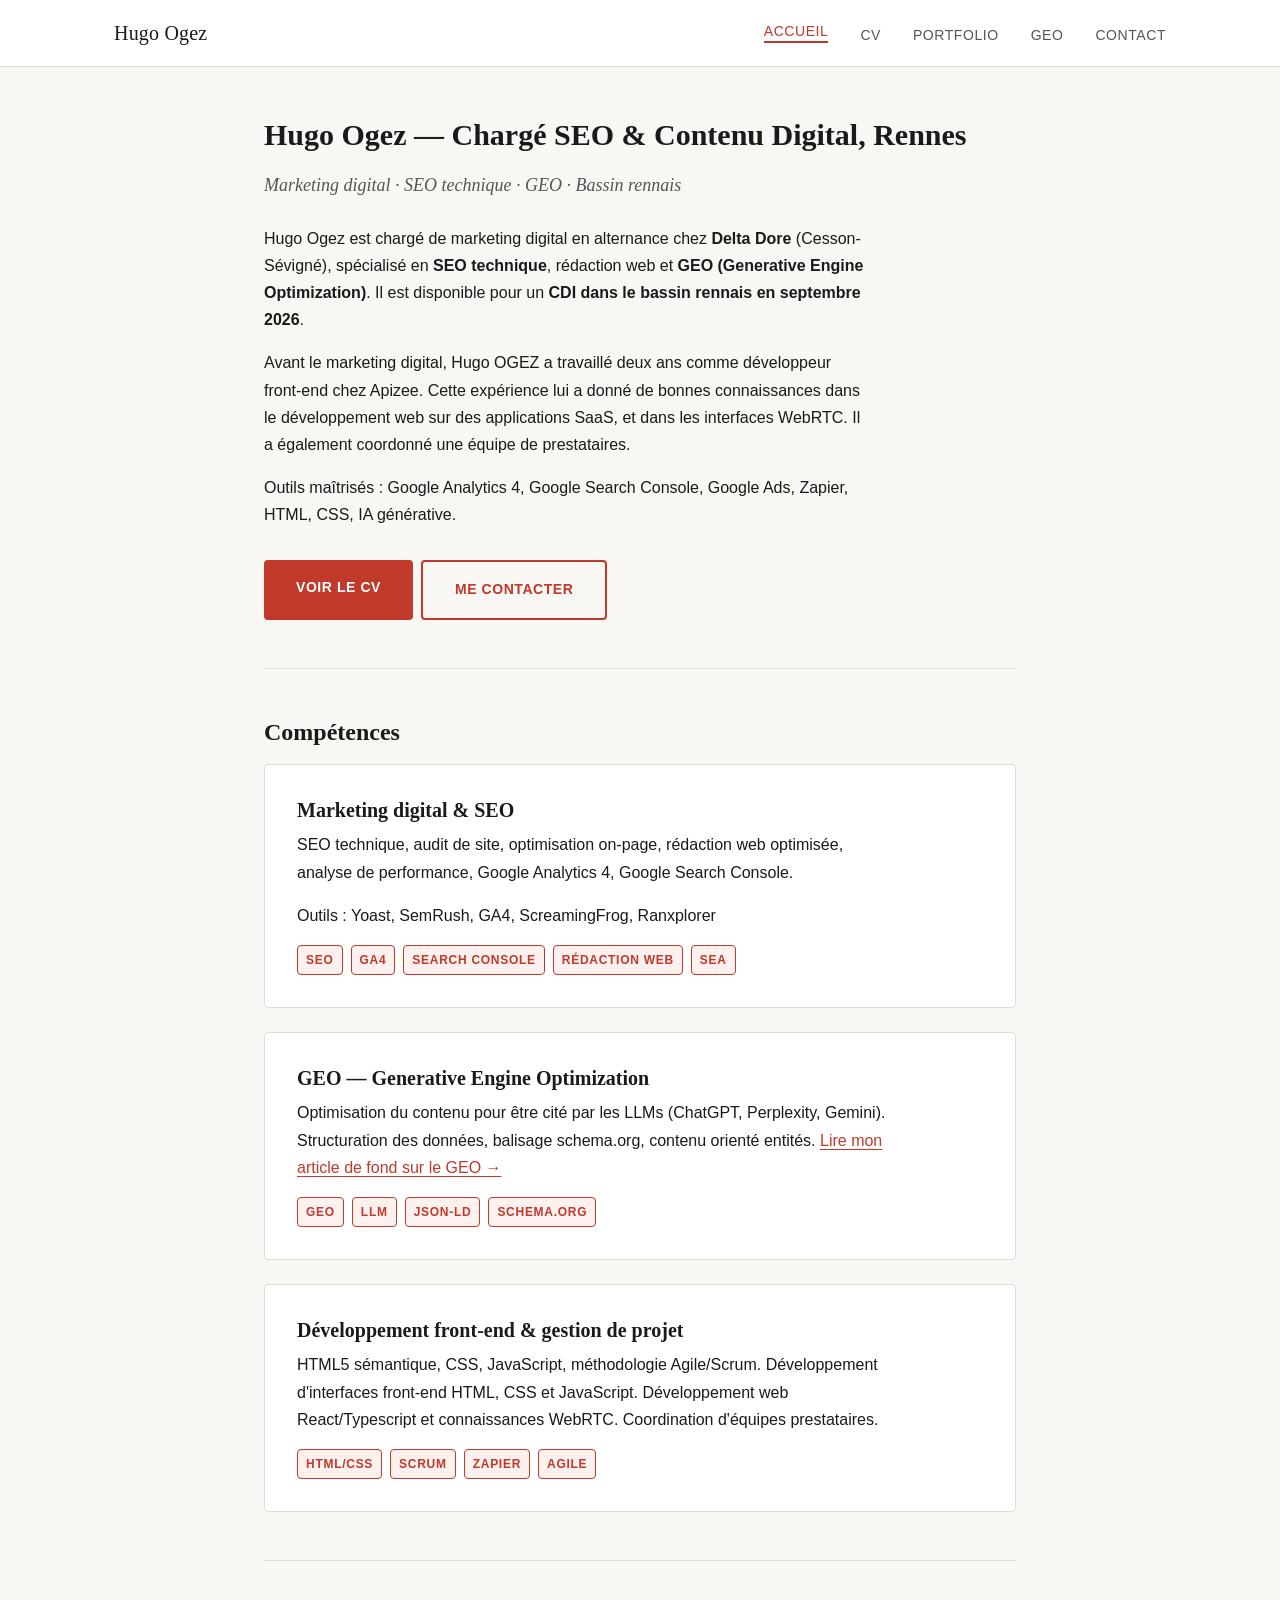
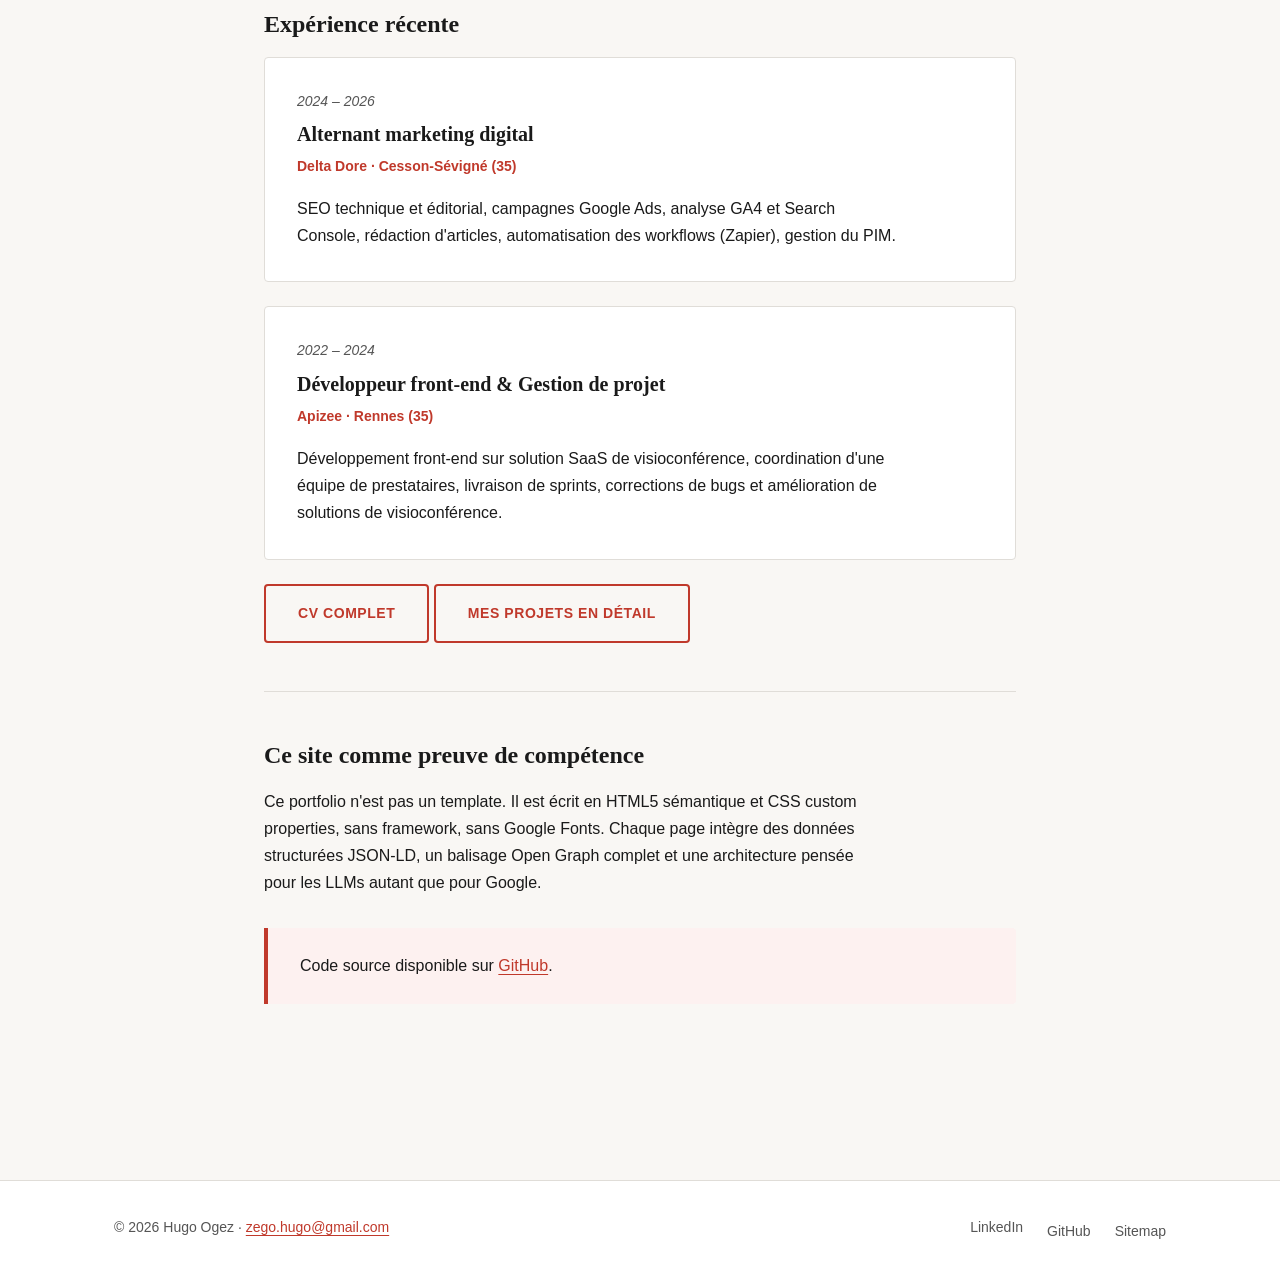
<file: index.html>
<!doctype html>
<html lang="fr">
  <head>
    <!-- Google tag (gtag.js) -->
    <script
      async
      src="https://www.googletagmanager.com/gtag/js?id=AW-18461482882"
    ></script>
    <script>
      window.dataLayer = window.dataLayer || [];
      function gtag() {
        dataLayer.push(arguments);
      }
      gtag("js", new Date());

      gtag("config", "AW-18461482882");
    </script>
    <!-- ============================================================
       META ESSENTIELS
       ============================================================ -->

    <meta charset="UTF-8" />
    <!-- Viewport : indispensable pour le responsive mobile -->
    <meta name="viewport" content="width=device-width, initial-scale=1.0" />

    <!-- Title : 53 caractères — mot-clé principal en tête -->
    <title>Hugo Ogez — Chargé SEO & Contenu Digital, Rennes</title>

    <!-- Meta description : 158 caractères — résume le profil + call-to-action recruteur -->
    <meta
      name="description"
      content="Hugo Ogez, alternant marketing digital chez Delta Dore, spécialiste SEO, GEO et contenu. Disponible en CDI à Rennes en septembre 2026. Découvrez mon profil."
    />

    <!-- Balise canonique : évite le contenu dupliqué si le site est accessible via plusieurs URLs -->
    <link rel="canonical" href="https://hugoogez.fr/" />

    <!-- ============================================================
       OPEN GRAPH (LinkedIn, Facebook, WhatsApp, Slack...)
       Ces balises contrôlent l'aperçu quand quelqu'un partage l'URL
       ============================================================ -->
    <meta property="og:type" content="website" />
    <meta property="og:url" content="https://hugoogez.fr/" />
    <meta property="og:locale" content="fr_FR" />
    <meta property="og:site_name" content="Hugo Ogez" />
    <meta
      property="og:title"
      content="Hugo Ogez — Chargé SEO & Contenu Digital, Rennes"
    />
    <meta
      property="og:description"
      content="Hugo Ogez, alternant marketing digital chez Delta Dore, spécialiste SEO, GEO et contenu. Disponible en CDI à Rennes en septembre 2026."
    />

    <!-- ============================================================
       TWITTER CARD
       Contrôle l'aperçu sur X/Twitter
       ============================================================ -->
    <meta name="twitter:card" content="summary" />
    <meta
      name="twitter:title"
      content="Hugo Ogez — Chargé SEO & Contenu Digital, Rennes"
    />
    <meta
      name="twitter:description"
      content="Hugo Ogez, alternant marketing digital chez Delta Dore, spécialiste SEO, GEO et contenu. Disponible en CDI à Rennes en septembre 2026."
    />

    <!-- Feuille de styles commune -->
    <link rel="stylesheet" href="style.css" />

    <!-- ============================================================
       DONNÉES STRUCTURÉES JSON-LD
       Deux schemas :
       - Person : dit aux moteurs de recherche ET aux LLMs qui tu es
       - WebPage : qualifie cette page spécifiquement
       Les LLMs (ChatGPT, Perplexity, Gemini) lisent ces données
       pour répondre aux questions sur toi.
       ============================================================ -->
    <script type="application/ld+json">
      {
        "@context": "https://schema.org",
        "@graph": [
          {
            "@type": "Person",
            "@id": "https://hugoogez.fr/#hugo-ogez",
            "name": "Hugo Ogez",
            "url": "https://hugoogez.fr/",
            "email": "zego.hugo@gmail.com",
            "jobTitle": "Chargé de marketing digital SEO & Contenu",
            "description": "Hugo Ogez est un chargé de marketing digital spécialisé en SEO technique, rédaction web et GEO (Generative Engine Optimization), basé dans le bassin rennais. Alternant chez Delta Dore à Cesson-Sévigné, il est disponible en CDI en septembre 2026.",
            "address": {
              "@type": "PostalAddress",
              "addressLocality": "Thorigné-Fouillard",
              "addressRegion": "Ille-et-Vilaine",
              "addressCountry": "FR"
            },
            "sameAs": [
              "https://www.linkedin.com/in/hugoogez/",
              "https://github.com/HugoOgez0712"
            ],
            "knowsAbout": [
              "SEO technique",
              "Rédaction web",
              "Generative Engine Optimization",
              "Google Analytics 4",
              "Google Search Console",
              "Google Ads",
              "Zapier",
              "HTML",
              "CSS",
              "Gestion de projet Agile"
            ],
            "alumniOf": [
              {
                "@type": "EducationalOrganization",
                "name": "École 301",
                "description": "Bachelor Marketing Digital"
              },
              {
                "@type": "EducationalOrganization",
                "name": "Université Rennes 2",
                "description": "Master 2 Lettres Modernes"
              }
            ],
            "worksFor": {
              "@type": "Organization",
              "name": "Delta Dore",
              "address": {
                "@type": "PostalAddress",
                "addressLocality": "Cesson-Sévigné",
                "addressCountry": "FR"
              }
            }
          },
          {
            "@type": "WebPage",
            "@id": "https://hugoogez.fr/#webpage",
            "url": "https://hugoogez.fr/",
            "name": "Hugo Ogez — Chargé SEO & Contenu Digital, Rennes",
            "description": "Page d'accueil du portfolio de Hugo Ogez, chargé de marketing digital spécialisé en SEO et GEO, disponible en CDI à Rennes en septembre 2026.",
            "inLanguage": "fr-FR",
            "isPartOf": {
              "@type": "WebSite",
              "@id": "https://hugoogez.fr/#website",
              "url": "https://hugoogez.fr/",
              "name": "Hugo Ogez",
              "inLanguage": "fr-FR"
            },
            "about": {
              "@id": "https://hugoogez.fr/#hugo-ogez"
            }
          }
        ]
      }
    </script>
    <!-- Google tag (gtag.js) -->
    <script
      async
      src="https://www.googletagmanager.com/gtag/js?id=G-CKZKR3BQP7"
    ></script>
    <script src="scripts/analytics.js"></script>
  </head>

  <body>
    <!-- ============================================================
       EN-TÊTE ET NAVIGATION
       aria-current="page" indique la page active aux lecteurs d'écran
       et permet le style CSS de l'élément actif
       ============================================================ -->
    <header class="site-header" role="banner">
      <div class="conteneur conteneur--large">
        <!-- Logo = lien vers l'accueil -->
        <a href="index.html" class="site-logo" aria-label="Hugo Ogez — accueil"
          >Hugo Ogez</a
        >

        <!-- Bouton hamburger — visible uniquement sur mobile (CSS) -->
        <!-- aria-expanded est mis à jour par le JS -->
        <button
          class="menu-toggle"
          aria-controls="navigation-principale"
          aria-expanded="false"
          aria-label="Ouvrir le menu"
        >
          &#9776;
          <!-- caractère Unicode hamburger -->
        </button>

        <!-- Navigation principale -->
        <nav aria-label="Navigation principale">
          <ul class="site-nav" id="navigation-principale" role="list">
            <li><a href="index.html" aria-current="page">Accueil</a></li>
            <li><a href="cv.html">CV</a></li>
            <li><a href="portfolio.html">Portfolio</a></li>
            <li><a href="geo.html">GEO</a></li>
            <li><a href="contact.html">Contact</a></li>
          </ul>
        </nav>
      </div>
    </header>

    <!-- ============================================================
       CONTENU PRINCIPAL
       ============================================================ -->
    <main class="site-main" id="contenu-principal" role="main">
      <div class="conteneur">
        <!-- ----------------------------------------------------------
           SECTION HERO — résumé GEO-ready
           Objectif : un crawler ou un LLM qui lit les 200 premiers
           tokens comprend exactement qui est Hugo Ogez, ce qu'il fait,
           où il est, et ce qu'il cherche.
           ---------------------------------------------------------- -->
        <section class="section" aria-labelledby="titre-principal">
          <h1 id="titre-principal">
            Hugo Ogez — Chargé SEO &amp; Contenu Digital, Rennes
          </h1>

          <!-- Résumé dense : phrases courtes, entités nommées, pas de formulations vagues -->
          <p class="lead">
            Marketing digital · SEO technique · GEO · Bassin rennais
          </p>

          <p>
            Hugo Ogez est chargé de marketing digital en alternance chez
            <strong>Delta Dore</strong> (Cesson-Sévigné), spécialisé en
            <strong>SEO technique</strong>, rédaction web et
            <strong>GEO (Generative Engine Optimization)</strong>. Il est
            disponible pour un
            <strong>CDI dans le bassin rennais en septembre 2026</strong>.
          </p>

          <p>
            Avant le marketing digital, Hugo OGEZ a travaillé deux ans comme
            développeur front-end chez Apizee. Cette expérience lui a donné de
            bonnes connaissances dans le développement web sur des applications
            SaaS, et dans les interfaces WebRTC. Il a également coordonné une
            équipe de prestataires.
          </p>

          <p>
            Outils maîtrisés : Google Analytics 4, Google Search Console, Google
            Ads, Zapier, HTML, CSS, IA générative.
          </p>

          <div class="tags" style="margin-top: var(--espace-xl)">
            <a href="cv.html" class="bouton">Voir le CV</a>
            <a href="contact.html" class="bouton bouton--secondaire"
              >Me contacter</a
            >
          </div>
        </section>

        <hr class="separateur" />

        <section class="section" aria-labelledby="titre-competences">
          <h2 id="titre-competences">Compétences</h2>

          <div class="carte">
            <h3 class="carte__titre">Marketing digital &amp; SEO</h3>
            <p>
              SEO technique, audit de site, optimisation on-page, rédaction web
              optimisée, analyse de performance, Google Analytics 4, Google
              Search Console.
            </p>
            <p>Outils : Yoast, SemRush, GA4, ScreamingFrog, Ranxplorer</p>
            <div class="tags">
              <span class="tag">SEO</span>
              <span class="tag">GA4</span>
              <span class="tag">Search Console</span>
              <span class="tag">Rédaction web</span>
              <span class="tag">SEA</span>
            </div>
          </div>

          <div class="carte">
            <h3 class="carte__titre">GEO — Generative Engine Optimization</h3>
            <p>
              Optimisation du contenu pour être cité par les LLMs (ChatGPT,
              Perplexity, Gemini). Structuration des données, balisage
              schema.org, contenu orienté entités.
              <a href="geo.html">Lire mon article de fond sur le GEO →</a>
            </p>
            <div class="tags">
              <span class="tag">GEO</span>
              <span class="tag">LLM</span>
              <span class="tag">JSON-LD</span>
              <span class="tag">Schema.org</span>
            </div>
          </div>

          <div class="carte">
            <h3 class="carte__titre">
              Développement front-end &amp; gestion de projet
            </h3>
            <p>
              HTML5 sémantique, CSS, JavaScript, méthodologie Agile/Scrum.
              Développement d'interfaces front-end HTML, CSS et JavaScript.
              Développement web React/Typescript et connaissances WebRTC.
              Coordination d'équipes prestataires.
            </p>
            <div class="tags">
              <span class="tag">HTML/CSS</span>
              <span class="tag">Scrum</span>
              <span class="tag">Zapier</span>
              <span class="tag">Agile</span>
            </div>
          </div>
        </section>

        <hr class="separateur" />

        <!-- ----------------------------------------------------------
           SECTION EXPÉRIENCE RÉCENTE (aperçu — détail sur cv.html)
           ---------------------------------------------------------- -->
        <section class="section" aria-labelledby="titre-experience">
          <h2 id="titre-experience">Expérience récente</h2>

          <article class="carte">
            <p class="carte__date">
              <time datetime="2024">2024</time> –
              <time datetime="2026">2026</time>
            </p>
            <h3 class="carte__titre">Alternant marketing digital</h3>
            <p class="carte__lieu">Delta Dore · Cesson-Sévigné (35)</p>
            <p>
              SEO technique et éditorial, campagnes Google Ads, analyse GA4 et
              Search Console, rédaction d'articles, automatisation des workflows
              (Zapier), gestion du PIM.
            </p>
          </article>

          <article class="carte">
            <p class="carte__date">
              <time datetime="2022">2022</time> –
              <time datetime="2024">2024</time>
            </p>
            <h3 class="carte__titre">
              Développeur front-end &amp; Gestion de projet
            </h3>
            <p class="carte__lieu">Apizee · Rennes (35)</p>
            <p>
              Développement front-end sur solution SaaS de visioconférence,
              coordination d'une équipe de prestataires, livraison de sprints,
              corrections de bugs et amélioration de solutions de
              visioconférence.
            </p>
          </article>

          <a href="cv.html" class="bouton bouton--secondaire">CV complet</a>
          <a href="portfolio.html" class="bouton bouton--secondaire"
            >Mes projets en détail</a
          >
        </section>

        <hr class="separateur" />

        <!-- ----------------------------------------------------------
           SECTION A PROPOS DU SITE
           ---------------------------------------------------------- -->
        <section class="section" aria-labelledby="titre-a-propos">
          <h2 id="titre-a-propos">Ce site comme preuve de compétence</h2>

          <p>
            Ce portfolio n'est pas un template. Il est écrit en HTML5 sémantique
            et CSS custom properties, sans framework, sans Google Fonts. Chaque
            page intègre des données structurées JSON-LD, un balisage Open Graph
            complet et une architecture pensée pour les LLMs autant que pour
            Google.
          </p>

          <div class="callout">
            <p>
              Code source disponible sur
              <a
                href="https://github.com/HugoOgez0712"
                target="_blank"
                rel="noopener noreferrer"
                >GitHub</a
              >.
            </p>
          </div>
        </section>
      </div>
      <!-- /conteneur -->
    </main>

    <!-- ============================================================
       PIED DE PAGE
       ============================================================ -->
    <footer class="site-footer" role="contentinfo">
      <div class="conteneur conteneur--large">
        <p>
          &copy; <time datetime="2026">2026</time> Hugo Ogez ·
          <a href="mailto:zego.hugo@gmail.com">zego.hugo@gmail.com</a>
        </p>

        <ul class="footer-liens" role="list">
          <li>
            <a
              href="https://www.linkedin.com/in/hugoogez/"
              target="_blank"
              rel="noopener noreferrer"
              >LinkedIn</a
            >
          </li>
          <li>
            <a
              href="https://github.com/HugoOgez0712"
              target="_blank"
              rel="noopener noreferrer"
              >GitHub</a
            >
          </li>
          <li><a href="sitemap.xml">Sitemap</a></li>
        </ul>
      </div>
    </footer>

    <!-- ============================================================
       JAVASCRIPT — menu mobile uniquement
       ~15 lignes, zéro dépendance externe
       ============================================================ -->
    <script src="scripts/menu.js"></script>
  </body>
</html>
</file>
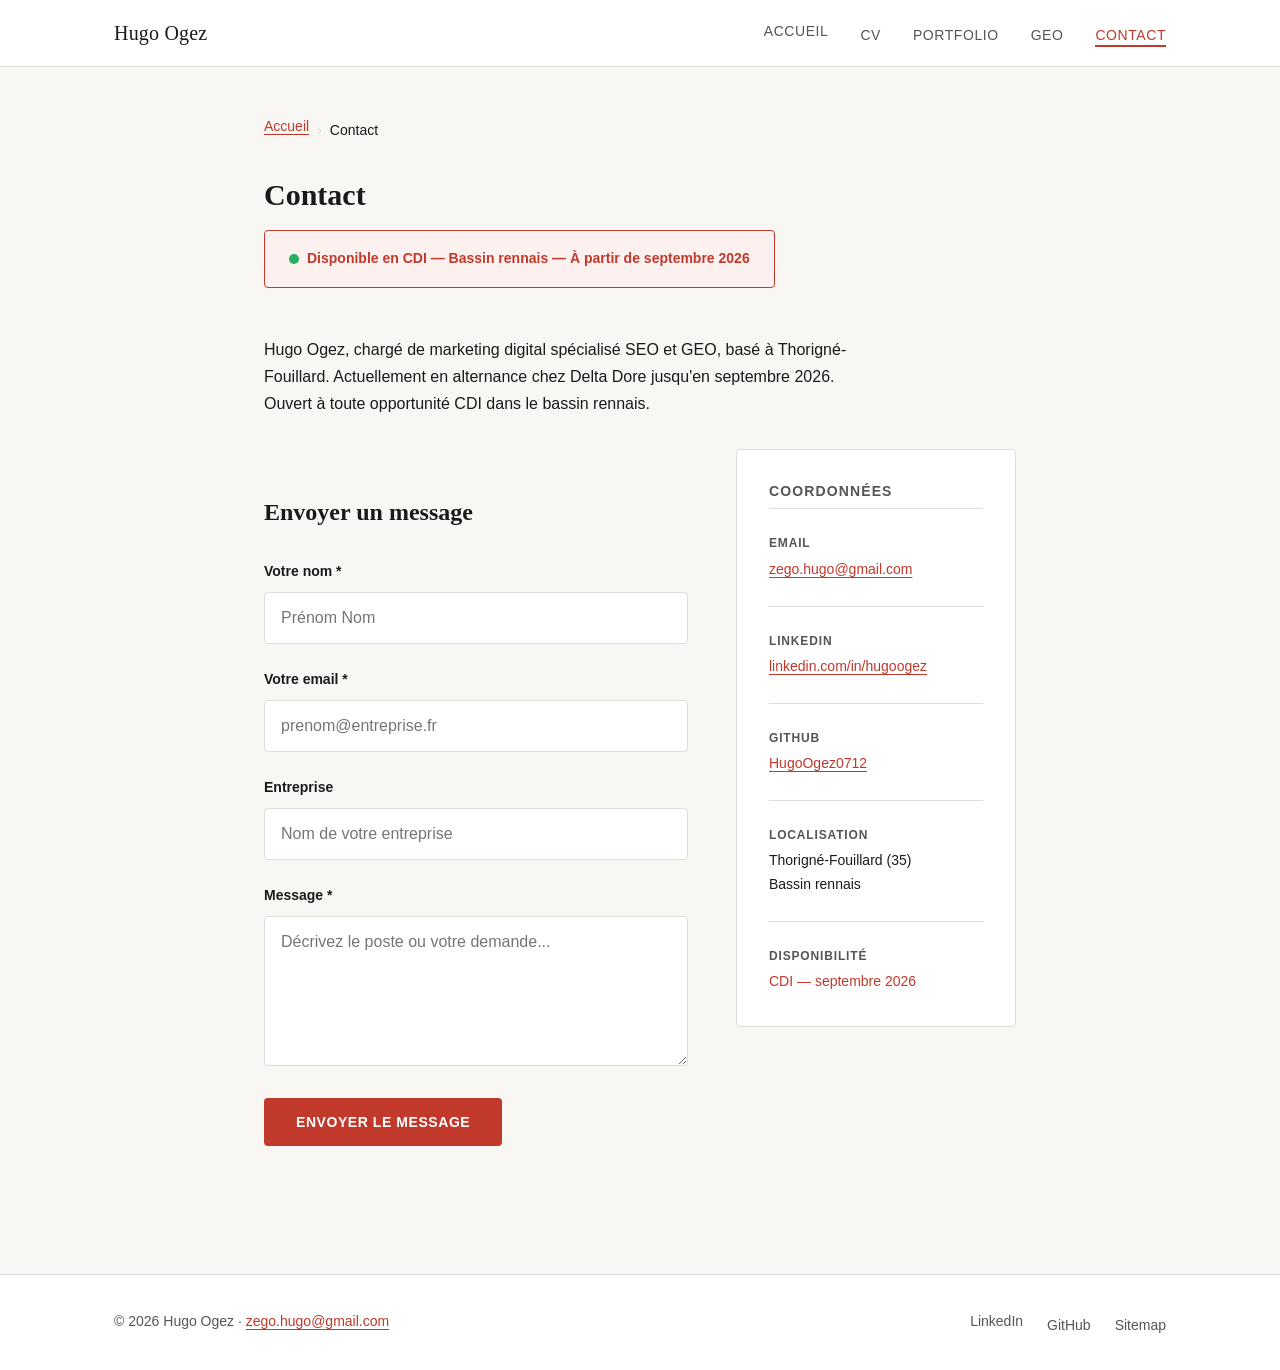
<file: contact.html>
<!doctype html>
<html lang="fr">
  <head>
    <!-- Google tag (gtag.js) -->
    <script
      async
      src="https://www.googletagmanager.com/gtag/js?id=AW-18461482882"
    ></script>
    <script>
      window.dataLayer = window.dataLayer || [];
      function gtag() {
        dataLayer.push(arguments);
      }
      gtag("js", new Date());

      gtag("config", "AW-18461482882");
    </script>
    <!-- ============================================================
       META ESSENTIELS
       ============================================================ -->
    <meta charset="UTF-8" />
    <meta name="viewport" content="width=device-width, initial-scale=1.0" />

    <!-- Title : 55 caractères -->
    <title>Contact — Hugo Ogez, disponible en CDI à Rennes 2026</title>

    <!-- Meta description : 157 caractères -->
    <meta
      name="description"
      content="Contacter Hugo Ogez, chargé de marketing digital SEO à Rennes. Disponible en CDI dans le bassin rennais à partir de septembre 2026. Email, LinkedIn, formulaire."
    />

    <link rel="canonical" href="https://hugoogez.fr/contact.html" />

    <!-- Open Graph -->
    <meta property="og:type" content="website" />
    <meta property="og:url" content="https://hugoogez.fr/contact.html" />
    <meta property="og:locale" content="fr_FR" />
    <meta property="og:site_name" content="Hugo Ogez" />
    <meta
      property="og:title"
      content="Contact — Hugo Ogez, disponible en CDI à Rennes 2026"
    />
    <meta
      property="og:description"
      content="Contacter Hugo Ogez, chargé de marketing digital SEO à Rennes. Disponible en CDI dans le bassin rennais à partir de septembre 2026."
    />

    <!-- Twitter Card -->
    <meta name="twitter:card" content="summary" />
    <meta
      name="twitter:title"
      content="Contact — Hugo Ogez, disponible en CDI à Rennes 2026"
    />
    <meta
      name="twitter:description"
      content="Contacter Hugo Ogez, chargé de marketing digital SEO à Rennes. Disponible en CDI dans le bassin rennais à partir de septembre 2026."
    />

    <link rel="stylesheet" href="style.css" />

    <!-- Styles spécifiques à la page contact -->
    <style>
      /* Mise en page deux colonnes : formulaire + infos directes */
      .contact-grille {
        display: grid;
        grid-template-columns: 1fr 280px;
        gap: var(--espace-2xl);
        align-items: start;
        margin-top: var(--espace-xl);
      }

      /* Colonne d'informations directes */
      .contact-infos {
        background-color: var(--couleur-blanc);
        border: 1px solid var(--couleur-bordure);
        border-radius: var(--rayon);
        padding: var(--espace-xl);
      }

      .contact-infos h2 {
        font-size: var(--taille-sm);
        font-family: var(--police-sans);
        text-transform: uppercase;
        letter-spacing: 0.08em;
        color: var(--couleur-texte-doux);
        margin-top: 0;
        margin-bottom: var(--espace-lg);
        padding-bottom: var(--espace-sm);
        border-bottom: 1px solid var(--couleur-bordure);
      }

      .contact-lien {
        display: flex;
        flex-direction: column;
        gap: var(--espace-xs);
        margin-bottom: var(--espace-lg);
        padding-bottom: var(--espace-lg);
        border-bottom: 1px solid var(--couleur-bordure);
      }

      .contact-lien:last-child {
        border-bottom: none;
        margin-bottom: 0;
        padding-bottom: 0;
      }

      .contact-lien__label {
        font-size: var(--taille-xs);
        font-weight: 700;
        text-transform: uppercase;
        letter-spacing: 0.07em;
        color: var(--couleur-texte-doux);
      }

      .contact-lien__valeur {
        font-size: var(--taille-sm);
        font-weight: 500;
        word-break: break-all; /* évite le débordement sur mobile */
      }

      /* Encart disponibilité CDI */
      .dispo-badge {
        background-color: var(--couleur-accent-fond);
        border: 1px solid var(--couleur-accent);
        border-radius: var(--rayon);
        padding: var(--espace-md) var(--espace-lg);
        margin-bottom: var(--espace-2xl);
        display: inline-flex;
        align-items: center;
        gap: var(--espace-sm);
      }

      /* Pastille verte "disponible" */
      .dispo-badge::before {
        content: "";
        display: inline-block;
        width: 10px;
        height: 10px;
        border-radius: 50%;
        background-color: #27ae60; /* vert — exception à la palette, signification universelle */
        flex-shrink: 0;
      }

      .dispo-badge p {
        font-size: var(--taille-sm);
        font-weight: 600;
        color: var(--couleur-accent);
        margin-bottom: 0;
        max-width: none;
      }

      /* Responsive : une colonne sur mobile */
      @media (max-width: 700px) {
        .contact-grille {
          grid-template-columns: 1fr;
        }

        /* Sur mobile, les infos passent avant le formulaire */
        .contact-infos {
          order: -1;
        }
      }
    </style>

    <!-- ============================================================
       DONNÉES STRUCTURÉES JSON-LD
       - WebPage + BreadcrumbList
       - ContactPage : schema spécifique aux pages de contact
       ============================================================ -->
    <script type="application/ld+json">
      {
        "@context": "https://schema.org",
        "@graph": [
          {
            "@type": "ContactPage",
            "@id": "https://hugoogez.fr/contact.html#webpage",
            "url": "https://hugoogez.fr/contact.html",
            "name": "Contact — Hugo Ogez",
            "description": "Page de contact de Hugo Ogez, chargé de marketing digital disponible en CDI à Rennes en septembre 2026.",
            "inLanguage": "fr-FR",
            "isPartOf": {
              "@type": "WebSite",
              "@id": "https://hugoogez.fr/#website",
              "url": "https://hugoogez.fr/",
              "name": "Hugo Ogez"
            },
            "about": {
              "@id": "https://hugoogez.fr/#hugo-ogez"
            },
            "breadcrumb": {
              "@id": "https://hugoogez.fr/contact.html#breadcrumb"
            }
          },
          {
            "@type": "BreadcrumbList",
            "@id": "https://hugoogez.fr/contact.html#breadcrumb",
            "itemListElement": [
              {
                "@type": "ListItem",
                "position": 1,
                "name": "Accueil",
                "item": "https://hugoogez.fr/"
              },
              {
                "@type": "ListItem",
                "position": 2,
                "name": "Contact",
                "item": "https://hugoogez.fr/contact.html"
              }
            ]
          },
          {
            "@type": "Person",
            "@id": "https://hugoogez.fr/#hugo-ogez",
            "name": "Hugo Ogez",
            "email": "zego.hugo@gmail.com",
            "url": "https://hugoogez.fr/",
            "jobTitle": "Chargé de marketing digital — SEO & Contenu",
            "address": {
              "@type": "PostalAddress",
              "addressLocality": "Thorigné-Fouillard",
              "addressRegion": "Ille-et-Vilaine",
              "addressCountry": "FR"
            },
            "sameAs": [
              "https://www.linkedin.com/in/hugoogez/",
              "https://github.com/HugoOgez0712"
            ]
          }
        ]
      }
    </script>
    <!-- Google tag (gtag.js) -->
    <script
      async
      src="https://www.googletagmanager.com/gtag/js?id=G-CKZKR3BQP7"
    ></script>
    <script src="scripts/analytics.js"></script>
  </head>

  <body>
    <!-- ============================================================
       EN-TÊTE ET NAVIGATION
       ============================================================ -->
    <header class="site-header" role="banner">
      <div class="conteneur conteneur--large">
        <a href="index.html" class="site-logo" aria-label="Hugo Ogez — accueil"
          >Hugo Ogez</a
        >

        <button
          class="menu-toggle"
          aria-controls="navigation-principale"
          aria-expanded="false"
          aria-label="Ouvrir le menu"
        >
          &#9776;
        </button>

        <nav aria-label="Navigation principale">
          <ul class="site-nav" id="navigation-principale" role="list">
            <li><a href="index.html">Accueil</a></li>
            <li><a href="cv.html">CV</a></li>
            <li><a href="portfolio.html">Portfolio</a></li>
            <li><a href="geo.html">GEO</a></li>
            <li><a href="contact.html" aria-current="page">Contact</a></li>
          </ul>
        </nav>
      </div>
    </header>

    <!-- ============================================================
       CONTENU PRINCIPAL
       ============================================================ -->
    <main class="site-main" id="contenu-principal" role="main">
      <div class="conteneur">
        <!-- Fil d'Ariane -->
        <nav aria-label="Fil d'Ariane">
          <ol
            style="
              list-style: none;
              padding: 0;
              display: flex;
              gap: var(--espace-sm);
              font-size: var(--taille-sm);
              color: var(--couleur-texte-doux);
              margin-bottom: var(--espace-xl);
            "
          >
            <li><a href="index.html">Accueil</a></li>
            <li aria-hidden="true" style="color: var(--couleur-bordure)">›</li>
            <li aria-current="page" style="color: var(--couleur-texte)">
              Contact
            </li>
          </ol>
        </nav>

        <h1>Contact</h1>

        <!-- Encart disponibilité CDI — info clé visible immédiatement -->
        <div
          class="dispo-badge"
          role="note"
          aria-label="Statut de disponibilité"
        >
          <p>Disponible en CDI — Bassin rennais — À partir de septembre 2026</p>
        </div>

        <p>
          Hugo Ogez, chargé de marketing digital spécialisé SEO et GEO, basé à
          Thorigné-Fouillard. Actuellement en alternance chez Delta Dore
          jusqu'en septembre 2026. Ouvert à toute opportunité CDI dans le bassin
          rennais.
        </p>

        <!-- Grille formulaire + infos directes -->
        <div class="contact-grille">
          <!-- ==================== FORMULAIRE ==================== -->
          <!-- Compatible Netlify Forms : l'attribut data-netlify="true"
             suffit pour activer la réception des messages sans backend.
             Si hébergé sur GitHub Pages, remplacer par un service tiers
             (Formspree, Web3Forms) en changeant l'action du formulaire. -->
          <section aria-labelledby="titre-formulaire">
            <h2 id="titre-formulaire">Envoyer un message</h2>

            <form
              class="formulaire"
              name="contact"
              method="POST"
              data-netlify="true"
              action="/merci.html"
              aria-label="Formulaire de contact"
            >
              <!-- Champ caché requis par Netlify Forms -->
              <input type="hidden" name="form-name" value="contact" />

              <div class="formulaire__groupe">
                <label for="nom"
                  >Votre nom <span aria-hidden="true">*</span></label
                >
                <input
                  type="text"
                  id="nom"
                  name="nom"
                  autocomplete="name"
                  required
                  aria-required="true"
                  placeholder="Prénom Nom"
                />
              </div>

              <div class="formulaire__groupe">
                <label for="email"
                  >Votre email <span aria-hidden="true">*</span></label
                >
                <input
                  type="email"
                  id="email"
                  name="email"
                  autocomplete="email"
                  required
                  aria-required="true"
                  placeholder="prenom@entreprise.fr"
                />
              </div>

              <div class="formulaire__groupe">
                <label for="entreprise">Entreprise</label>
                <input
                  type="text"
                  id="entreprise"
                  name="entreprise"
                  autocomplete="organization"
                  placeholder="Nom de votre entreprise"
                />
              </div>

              <div class="formulaire__groupe">
                <label for="message"
                  >Message <span aria-hidden="true">*</span></label
                >
                <textarea
                  id="message"
                  name="message"
                  required
                  aria-required="true"
                  placeholder="Décrivez le poste ou votre demande..."
                ></textarea>
              </div>

              <!-- Honeypot anti-spam Netlify : champ invisible pour les humains -->
              <div style="display: none" aria-hidden="true">
                <label>Ne pas remplir : <input name="bot-field" /></label>
              </div>

              <button type="submit" class="bouton">Envoyer le message</button>
            </form>
          </section>

          <aside class="contact-infos" aria-label="Coordonnées directes">
            <h2>Coordonnées</h2>

            <div class="contact-lien">
              <span class="contact-lien__label">Email</span>
              <span class="contact-lien__valeur">
                <a href="mailto:zego.hugo@gmail.com">zego.hugo@gmail.com</a>
              </span>
            </div>

            <div class="contact-lien">
              <span class="contact-lien__label">LinkedIn</span>
              <span class="contact-lien__valeur">
                <a
                  href="https://www.linkedin.com/in/hugoogez/"
                  target="_blank"
                  rel="noopener noreferrer"
                >
                  linkedin.com/in/hugoogez
                </a>
              </span>
            </div>

            <div class="contact-lien">
              <span class="contact-lien__label">GitHub</span>
              <span class="contact-lien__valeur">
                <a
                  href="https://github.com/HugoOgez0712"
                  target="_blank"
                  rel="noopener noreferrer"
                >
                  HugoOgez0712
                </a>
              </span>
            </div>

            <div class="contact-lien">
              <span class="contact-lien__label">Localisation</span>
              <span class="contact-lien__valeur"
                >Thorigné-Fouillard (35)<br />Bassin rennais</span
              >
            </div>

            <div class="contact-lien">
              <span class="contact-lien__label">Disponibilité</span>
              <span
                class="contact-lien__valeur"
                style="color: var(--couleur-accent)"
                >CDI — septembre 2026</span
              >
            </div>
          </aside>
        </div>
        <!-- /contact-grille -->
      </div>
      <!-- /conteneur -->
    </main>

    <!-- ============================================================
       PIED DE PAGE
       ============================================================ -->
    <footer class="site-footer" role="contentinfo">
      <div class="conteneur conteneur--large">
        <p>
          &copy; <time datetime="2026">2026</time> Hugo Ogez ·
          <a href="mailto:zego.hugo@gmail.com">zego.hugo@gmail.com</a>
        </p>

        <ul class="footer-liens" role="list">
          <li>
            <a
              href="https://www.linkedin.com/in/hugoogez/"
              target="_blank"
              rel="noopener noreferrer"
              >LinkedIn</a
            >
          </li>
          <li>
            <a
              href="https://github.com/HugoOgez0712"
              target="_blank"
              rel="noopener noreferrer"
              >GitHub</a
            >
          </li>
          <li><a href="sitemap.xml">Sitemap</a></li>
        </ul>
      </div>
    </footer>

    <!-- Menu mobile -->
    <script src="scripts/menu.js"></script>
  </body>
</html>
</file>
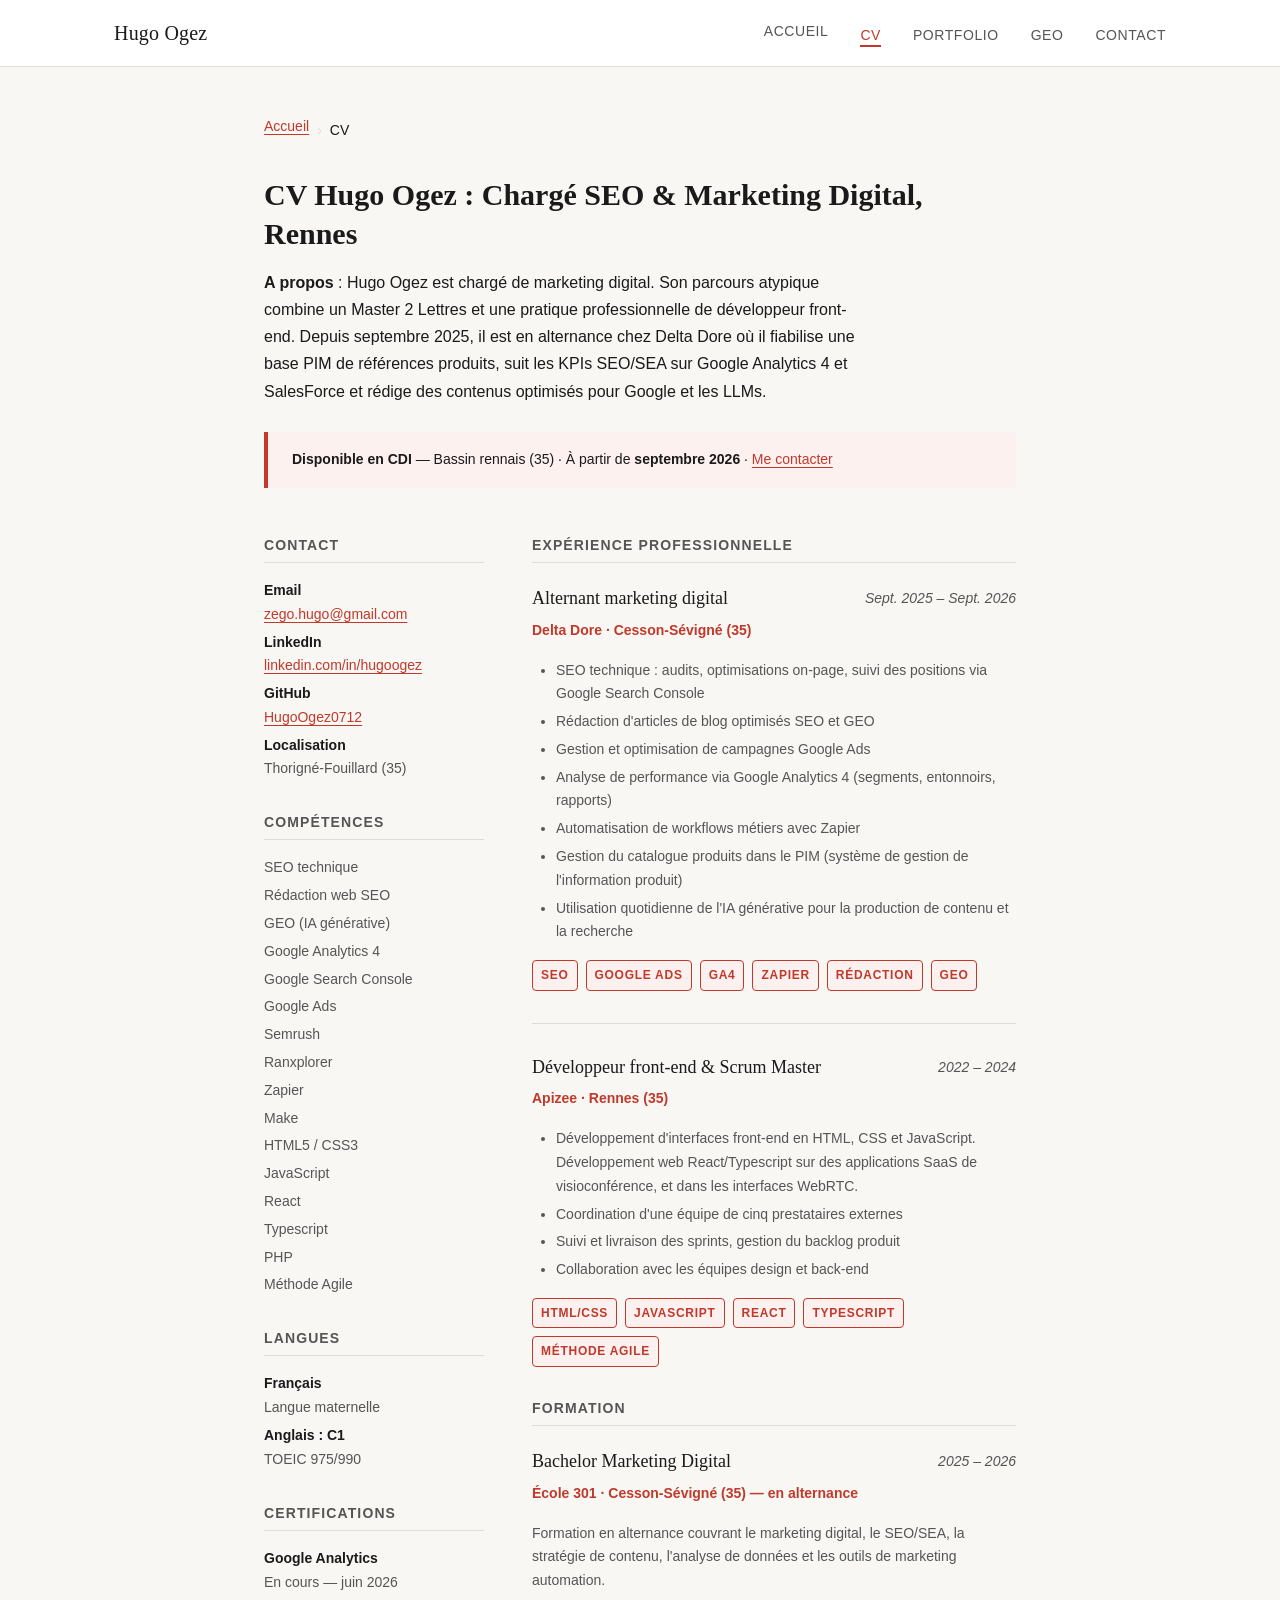
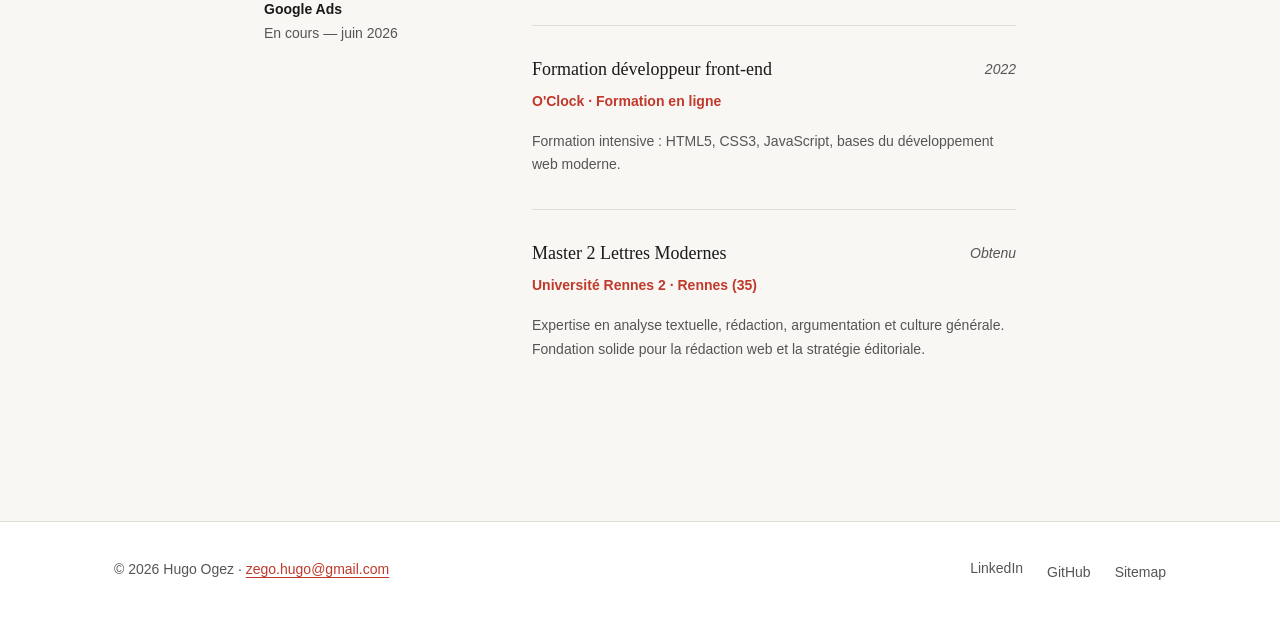
<file: cv.html>
<!doctype html>
<html lang="fr">
  <head>
    <!-- Google tag (gtag.js) -->
    <script
      async
      src="https://www.googletagmanager.com/gtag/js?id=AW-18461482882"
    ></script>
    <script>
      window.dataLayer = window.dataLayer || [];
      function gtag() {
        dataLayer.push(arguments);
      }
      gtag("js", new Date());

      gtag("config", "AW-18461482882");
    </script>
    <!-- ============================================================
       META ESSENTIELS
       ============================================================ -->
    <meta charset="UTF-8" />
    <meta name="viewport" content="width=device-width, initial-scale=1.0" />

    <!-- Title : 58 caractères — prénom nom + métier + ville -->
    <title>CV Hugo Ogez : Marketing Digital SEO, Rennes 2026</title>

    <!-- Meta description : 156 caractères -->
    <meta
      name="description"
      content="CV de Hugo Ogez, chargé de marketing digital spécialisé SEO, GEO et contenu. Alternant Delta Dore, ex-développeur front-end Apizee. CDI disponible septembre 2026."
    />

    <link rel="canonical" href="https://hugoogez.fr/cv.html" />

    <!-- Open Graph -->
    <meta property="og:type" content="profile" />
    <meta property="og:url" content="https://hugoogez.fr/cv.html" />
    <meta property="og:locale" content="fr_FR" />
    <meta property="og:site_name" content="Hugo Ogez" />
    <meta
      property="og:title"
      content="CV Hugo Ogez — Marketing Digital SEO, Rennes 2026"
    />
    <meta
      property="og:description"
      content="CV de Hugo Ogez, chargé de marketing digital spécialisé SEO, GEO et contenu. Alternant Delta Dore, ex-développeur front-end Apizee. CDI disponible septembre 2026."
    />

    <!-- Twitter Card -->
    <meta name="twitter:card" content="summary" />
    <meta
      name="twitter:title"
      content="CV Hugo Ogez : Marketing Digital SEO, Rennes 2026"
    />
    <meta
      name="twitter:description"
      content="CV de Hugo Ogez, chargé de marketing digital spécialisé SEO, GEO et contenu. Alternant Delta Dore, ex-développeur front-end Apizee. CDI disponible septembre 2026."
    />

    <link rel="stylesheet" href="style.css" />

    <!-- Styles spécifiques à la page CV -->
    <style>
      /* Grille deux colonnes sur desktop : compétences / contenu principal */
      .cv-grille {
        display: grid;
        grid-template-columns: 220px 1fr;
        gap: var(--espace-2xl);
        align-items: start;
      }

      /* Colonne latérale (compétences, infos, langues) */
      .cv-sidebar {
        position: sticky;
        top: calc(
          60px + var(--espace-lg)
        ); /* 60px = hauteur approx du header sticky */
      }

      .cv-sidebar-section {
        margin-bottom: var(--espace-xl);
      }

      .cv-sidebar-section h2 {
        font-size: var(--taille-sm);
        font-family: var(--police-sans);
        text-transform: uppercase;
        letter-spacing: 0.08em;
        color: var(--couleur-texte-doux);
        margin-bottom: var(--espace-md);
        margin-top: 0;
        padding-bottom: var(--espace-sm);
        border-bottom: 1px solid var(--couleur-bordure);
      }

      .cv-sidebar-section ul {
        list-style: none;
        padding: 0;
      }

      .cv-sidebar-section li {
        font-size: var(--taille-sm);
        margin-bottom: var(--espace-xs);
        color: var(--couleur-texte-doux);
      }

      .cv-sidebar-section li strong {
        display: block;
        color: var(--couleur-texte);
        font-size: var(--taille-sm);
      }

      /* Colonne principale */
      .cv-contenu h2 {
        font-size: var(--taille-sm);
        font-family: var(--police-sans);
        text-transform: uppercase;
        letter-spacing: 0.08em;
        color: var(--couleur-texte-doux);
        margin-top: var(--espace-2xl);
        margin-bottom: var(--espace-lg);
        padding-bottom: var(--espace-sm);
        border-bottom: 1px solid var(--couleur-bordure);
      }

      .cv-contenu h2:first-child {
        margin-top: 0;
      }

      /* Entrée de CV (expérience, formation) */
      .cv-entree {
        margin-bottom: var(--espace-xl);
        padding-bottom: var(--espace-xl);
        border-bottom: 1px solid var(--couleur-bordure);
      }

      .cv-entree:last-child {
        border-bottom: none;
        padding-bottom: 0;
      }

      .cv-entree__en-tete {
        display: flex;
        justify-content: space-between;
        align-items: flex-start;
        gap: var(--espace-md);
        margin-bottom: var(--espace-sm);
        flex-wrap: wrap;
      }

      .cv-entree__titre {
        font-family: var(--police-serif);
        font-size: var(--taille-md);
        font-weight: normal;
        margin: 0;
        color: var(--couleur-texte);
      }

      .cv-entree__periode {
        font-size: var(--taille-sm);
        color: var(--couleur-texte-doux);
        white-space: nowrap;
        font-style: italic;
      }

      .cv-entree__lieu {
        font-size: var(--taille-sm);
        font-weight: 600;
        color: var(--couleur-accent);
        margin-bottom: var(--espace-md);
      }

      .cv-entree ul {
        margin-top: var(--espace-sm);
      }

      .cv-entree li {
        font-size: var(--taille-sm);
        color: var(--couleur-texte-doux);
        margin-bottom: var(--espace-xs);
      }

      /* Barre de niveau de compétence (visuel simple) */
      .niveau {
        display: inline-block;
        font-size: var(--taille-xs);
        color: var(--couleur-accent);
        margin-left: var(--espace-xs);
        letter-spacing: 2px;
      }

      /* Encart disponibilité CDI */
      .cv-disponibilite {
        background-color: var(--couleur-accent-fond);
        border-left: 4px solid var(--couleur-accent);
        padding: var(--espace-md) var(--espace-lg);
        margin-bottom: var(--espace-2xl);
        border-radius: 0 var(--rayon) var(--rayon) 0;
      }

      .cv-disponibilite p {
        font-size: var(--taille-sm);
        margin-bottom: 0;
        max-width: none;
      }

      /* Responsive : une seule colonne sous 700px */
      @media (max-width: 700px) {
        .cv-grille {
          grid-template-columns: 1fr;
        }

        .cv-sidebar {
          position: static;
        }

        .cv-entree__en-tete {
          flex-direction: column;
          gap: var(--espace-xs);
        }
      }
    </style>

    <!-- ============================================================
       DONNÉES STRUCTURÉES JSON-LD
       - WebPage : qualifie cette page
       - Person  : répète les infos clés (utile si page partagée seule)
       - BreadcrumbList : fil d'Ariane pour Google (affichage enrichi)
       ============================================================ -->
    <script type="application/ld+json">
      {
        "@context": "https://schema.org",
        "@graph": [
          {
            "@type": "WebPage",
            "@id": "https://hugoogez.fr/cv.html#webpage",
            "url": "https://hugoogez.fr/cv.html",
            "name": "CV Hugo Ogez : Marketing Digital SEO, Rennes 2026",
            "description": "CV complet de Hugo Ogez, chargé de marketing digital spécialisé en SEO, GEO et contenu, disponible en CDI à Rennes en septembre 2026.",
            "inLanguage": "fr-FR",
            "isPartOf": {
              "@type": "WebSite",
              "@id": "https://hugoogez.fr/#website",
              "url": "https://hugoogez.fr/",
              "name": "Hugo Ogez"
            },
            "about": {
              "@id": "https://hugoogez.fr/#hugo-ogez"
            },
            "breadcrumb": {
              "@id": "https://hugoogez.fr/cv.html#breadcrumb"
            }
          },
          {
            "@type": "BreadcrumbList",
            "@id": "https://hugoogez.fr/cv.html#breadcrumb",
            "itemListElement": [
              {
                "@type": "ListItem",
                "position": 1,
                "name": "Accueil",
                "item": "https://hugoogez.fr/"
              },
              {
                "@type": "ListItem",
                "position": 2,
                "name": "CV",
                "item": "https://hugoogez.fr/cv.html"
              }
            ]
          },
          {
            "@type": "Person",
            "@id": "https://hugoogez.fr/#hugo-ogez",
            "name": "Hugo Ogez",
            "url": "https://hugoogez.fr/",
            "email": "zego.hugo@gmail.com",
            "jobTitle": "Chargé de marketing digital — SEO & Contenu",
            "address": {
              "@type": "PostalAddress",
              "addressLocality": "Thorigné-Fouillard",
              "addressRegion": "Ille-et-Vilaine",
              "addressCountry": "FR"
            },
            "sameAs": [
              "https://www.linkedin.com/in/hugoogez/",
              "https://github.com/HugoOgez0712"
            ]
          }
        ]
      }
    </script>
    <!-- Google tag (gtag.js) -->
    <script
      async
      src="https://www.googletagmanager.com/gtag/js?id=G-CKZKR3BQP7"
    ></script>
    <script src="scripts/analytics.js"></script>
  </head>

  <body>
    <!-- ============================================================
       EN-TÊTE ET NAVIGATION
       ============================================================ -->
    <header class="site-header" role="banner">
      <div class="conteneur conteneur--large">
        <a href="index.html" class="site-logo" aria-label="Hugo Ogez — accueil"
          >Hugo Ogez</a
        >

        <button
          class="menu-toggle"
          aria-controls="navigation-principale"
          aria-expanded="false"
          aria-label="Ouvrir le menu"
        >
          &#9776;
        </button>

        <nav aria-label="Navigation principale">
          <ul class="site-nav" id="navigation-principale" role="list">
            <li><a href="index.html">Accueil</a></li>
            <li><a href="cv.html" aria-current="page">CV</a></li>
            <li><a href="portfolio.html">Portfolio</a></li>
            <li><a href="geo.html">GEO</a></li>
            <li><a href="contact.html">Contact</a></li>
          </ul>
        </nav>
      </div>
    </header>

    <!-- ============================================================
       CONTENU PRINCIPAL
       ============================================================ -->
    <main class="site-main" id="contenu-principal" role="main">
      <div class="conteneur">
        <!-- Fil d'Ariane visible (correspond au BreadcrumbList JSON-LD) -->
        <nav aria-label="Fil d'Ariane">
          <ol
            style="
              list-style: none;
              padding: 0;
              display: flex;
              gap: var(--espace-sm);
              font-size: var(--taille-sm);
              color: var(--couleur-texte-doux);
              margin-bottom: var(--espace-xl);
            "
          >
            <li><a href="index.html">Accueil</a></li>
            <li aria-hidden="true" style="color: var(--couleur-bordure)">›</li>
            <li aria-current="page" style="color: var(--couleur-texte)">CV</li>
          </ol>
        </nav>

        <!-- H1 unique de la page -->
        <h1>CV Hugo Ogez : Chargé SEO & Marketing Digital, Rennes</h1>

        <div class="a-propos" role="a-propos" aria-label="Disponibilité">
          <p>
            <strong>A propos</strong> : Hugo Ogez est chargé de marketing
            digital. Son parcours atypique combine un Master 2 Lettres et une
            pratique professionnelle de développeur front-end. Depuis septembre
            2025, il est en alternance chez Delta Dore où il fiabilise une base
            PIM de références produits, suit les KPIs SEO/SEA sur Google
            Analytics 4 et SalesForce et rédige des contenus optimisés pour
            Google et les LLMs.
          </p>
        </div>
        <br />
        <!-- Encart disponibilité : info clé visible immédiatement -->
        <div class="cv-disponibilite" role="note" aria-label="Disponibilité">
          <p>
            <strong>Disponible en CDI</strong> — Bassin rennais (35) · À partir
            de <strong>septembre 2026</strong> ·
            <a href="contact.html">Me contacter</a>
          </p>
        </div>

        <!-- ----------------------------------------------------------
           GRILLE CV : sidebar gauche + contenu principal droite
           ---------------------------------------------------------- -->
        <div class="cv-grille">
          <!-- ==================== SIDEBAR ==================== -->
          <aside class="cv-sidebar" aria-label="Informations complémentaires">
            <!-- Contact -->
            <div class="cv-sidebar-section">
              <h2>Contact</h2>
              <ul>
                <li>
                  <strong>Email</strong>
                  <a
                    href="mailto:zego.hugo@gmail.com"
                    style="font-size: var(--taille-sm)"
                    >zego.hugo@gmail.com</a
                  >
                </li>
                <li>
                  <strong>LinkedIn</strong>
                  <a
                    href="https://www.linkedin.com/in/hugoogez/"
                    target="_blank"
                    rel="noopener noreferrer"
                    style="font-size: var(--taille-sm)"
                    >linkedin.com/in/hugoogez</a
                  >
                </li>
                <li>
                  <strong>GitHub</strong>
                  <a
                    href="https://github.com/HugoOgez0712"
                    target="_blank"
                    rel="noopener noreferrer"
                    style="font-size: var(--taille-sm)"
                    >HugoOgez0712</a
                  >
                </li>
                <li>
                  <strong>Localisation</strong>
                  Thorigné-Fouillard (35)
                </li>
              </ul>
            </div>

            <!-- Compétences techniques -->
            <div class="cv-sidebar-section">
              <h2>Compétences</h2>
              <ul>
                <li>SEO technique</li>
                <li>Rédaction web SEO</li>
                <li>GEO (IA générative)</li>
                <li>Google Analytics 4</li>
                <li>Google Search Console</li>
                <li>Google Ads</li>
                <li>Semrush</li>
                <li>Ranxplorer</li>
                <li>Zapier</li>
                <li>Make</li>
                <li>HTML5 / CSS3</li>
                <li>JavaScript</li>
                <li>React</li>
                <li>Typescript</li>
                <li>PHP</li>
                <li>Méthode Agile</li>
              </ul>
            </div>

            <!-- Langues -->
            <div class="cv-sidebar-section">
              <h2>Langues</h2>
              <ul>
                <li>
                  <strong>Français</strong>
                  Langue maternelle
                </li>
                <li>
                  <strong>Anglais : C1</strong>
                  TOEIC 975/990
                </li>
              </ul>
            </div>

            <!-- Certifications -->
            <div class="cv-sidebar-section">
              <h2>Certifications</h2>
              <ul>
                <li>
                  <strong>Google Analytics</strong>
                  En cours — juin 2026
                </li>
                <li>
                  <strong>Google Ads</strong>
                  En cours — juin 2026
                </li>
              </ul>
            </div>
          </aside>

          <!-- ==================== CONTENU PRINCIPAL ==================== -->
          <div class="cv-contenu">
            <!-- ---- EXPÉRIENCE PROFESSIONNELLE ---- -->
            <section aria-labelledby="titre-experience">
              <h2 id="titre-experience">Expérience professionnelle</h2>

              <!-- Expérience 1 : Delta Dore -->
              <article class="cv-entree">
                <div class="cv-entree__en-tete">
                  <h3 class="cv-entree__titre">Alternant marketing digital</h3>
                  <span class="cv-entree__periode">
                    <time datetime="2025-09">Sept. 2025</time> –
                    <time datetime="2026-09">Sept. 2026</time>
                  </span>
                </div>
                <p class="cv-entree__lieu">Delta Dore · Cesson-Sévigné (35)</p>
                <ul>
                  <li>
                    SEO technique : audits, optimisations on-page, suivi des
                    positions via Google Search Console
                  </li>
                  <li>Rédaction d'articles de blog optimisés SEO et GEO</li>
                  <li>Gestion et optimisation de campagnes Google Ads</li>
                  <li>
                    Analyse de performance via Google Analytics 4 (segments,
                    entonnoirs, rapports)
                  </li>
                  <li>Automatisation de workflows métiers avec Zapier</li>
                  <li>
                    Gestion du catalogue produits dans le PIM (système de
                    gestion de l'information produit)
                  </li>
                  <li>
                    Utilisation quotidienne de l'IA générative pour la
                    production de contenu et la recherche
                  </li>
                </ul>
                <div class="tags" style="margin-top: var(--espace-md)">
                  <span class="tag">SEO</span>
                  <span class="tag">Google Ads</span>
                  <span class="tag">GA4</span>
                  <span class="tag">Zapier</span>
                  <span class="tag">Rédaction</span>
                  <span class="tag">GEO</span>
                </div>
              </article>

              <!-- Expérience 2 : Apizee -->
              <article class="cv-entree">
                <div class="cv-entree__en-tete">
                  <h3 class="cv-entree__titre">
                    Développeur front-end &amp; Scrum Master
                  </h3>
                  <span class="cv-entree__periode">
                    <time datetime="2022">2022</time> –
                    <time datetime="2024">2024</time>
                  </span>
                </div>
                <p class="cv-entree__lieu">Apizee · Rennes (35)</p>
                <ul>
                  <li>
                    Développement d'interfaces front-end en HTML, CSS et
                    JavaScript. Développement web React/Typescript sur des
                    applications SaaS de visioconférence, et dans les interfaces
                    WebRTC.
                  </li>
                  <li>
                    Coordination d'une équipe de cinq prestataires externes
                  </li>
                  <li>
                    Suivi et livraison des sprints, gestion du backlog produit
                  </li>
                  <li>Collaboration avec les équipes design et back-end</li>
                </ul>
                <div class="tags" style="margin-top: var(--espace-md)">
                  <span class="tag">HTML/CSS</span>
                  <span class="tag">JavaScript</span>
                  <span class="tag">React</span>
                  <span class="tag">Typescript</span>
                  <span class="tag">Méthode Agile</span>
                </div>
              </article>
            </section>

            <!-- ---- FORMATION ---- -->
            <section aria-labelledby="titre-formation">
              <h2 id="titre-formation">Formation</h2>

              <!-- Formation 1 : École 301 -->
              <article class="cv-entree">
                <div class="cv-entree__en-tete">
                  <h3 class="cv-entree__titre">Bachelor Marketing Digital</h3>
                  <span class="cv-entree__periode">
                    <time datetime="2025">2025</time> –
                    <time datetime="2026">2026</time>
                  </span>
                </div>
                <p class="cv-entree__lieu">
                  École 301 · Cesson-Sévigné (35) — en alternance
                </p>
                <p
                  style="
                    font-size: var(--taille-sm);
                    color: var(--couleur-texte-doux);
                  "
                >
                  Formation en alternance couvrant le marketing digital, le
                  SEO/SEA, la stratégie de contenu, l'analyse de données et les
                  outils de marketing automation.
                </p>
              </article>

              <!-- Formation 2 : O'Clock -->
              <article class="cv-entree">
                <div class="cv-entree__en-tete">
                  <h3 class="cv-entree__titre">
                    Formation développeur front-end
                  </h3>
                  <span class="cv-entree__periode">
                    <time datetime="2022">2022</time>
                  </span>
                </div>
                <p class="cv-entree__lieu">O'Clock · Formation en ligne</p>
                <p
                  style="
                    font-size: var(--taille-sm);
                    color: var(--couleur-texte-doux);
                  "
                >
                  Formation intensive : HTML5, CSS3, JavaScript, bases du
                  développement web moderne.
                </p>
              </article>

              <!-- Formation 3 : Rennes 2 -->
              <article class="cv-entree">
                <div class="cv-entree__en-tete">
                  <h3 class="cv-entree__titre">Master 2 Lettres Modernes</h3>
                  <span class="cv-entree__periode">Obtenu</span>
                </div>
                <p class="cv-entree__lieu">Université Rennes 2 · Rennes (35)</p>
                <p
                  style="
                    font-size: var(--taille-sm);
                    color: var(--couleur-texte-doux);
                  "
                >
                  Expertise en analyse textuelle, rédaction, argumentation et
                  culture générale. Fondation solide pour la rédaction web et la
                  stratégie éditoriale.
                </p>
              </article>
            </section>
          </div>
          <!-- /cv-contenu -->
        </div>
        <!-- /cv-grille -->
      </div>
      <!-- /conteneur -->
    </main>

    <!-- ============================================================
       PIED DE PAGE
       ============================================================ -->
    <footer class="site-footer" role="contentinfo">
      <div class="conteneur conteneur--large">
        <p>
          &copy; <time datetime="2026">2026</time> Hugo Ogez ·
          <a href="mailto:zego.hugo@gmail.com">zego.hugo@gmail.com</a>
        </p>

        <ul class="footer-liens" role="list">
          <li>
            <a
              href="https://www.linkedin.com/in/hugoogez/"
              target="_blank"
              rel="noopener noreferrer"
              >LinkedIn</a
            >
          </li>
          <li>
            <a
              href="https://github.com/HugoOgez0712"
              target="_blank"
              rel="noopener noreferrer"
              >GitHub</a
            >
          </li>
          <li><a href="sitemap.xml">Sitemap</a></li>
        </ul>
      </div>
    </footer>

    <script src="scripts/menu.js"></script>
  </body>
</html>
</file>
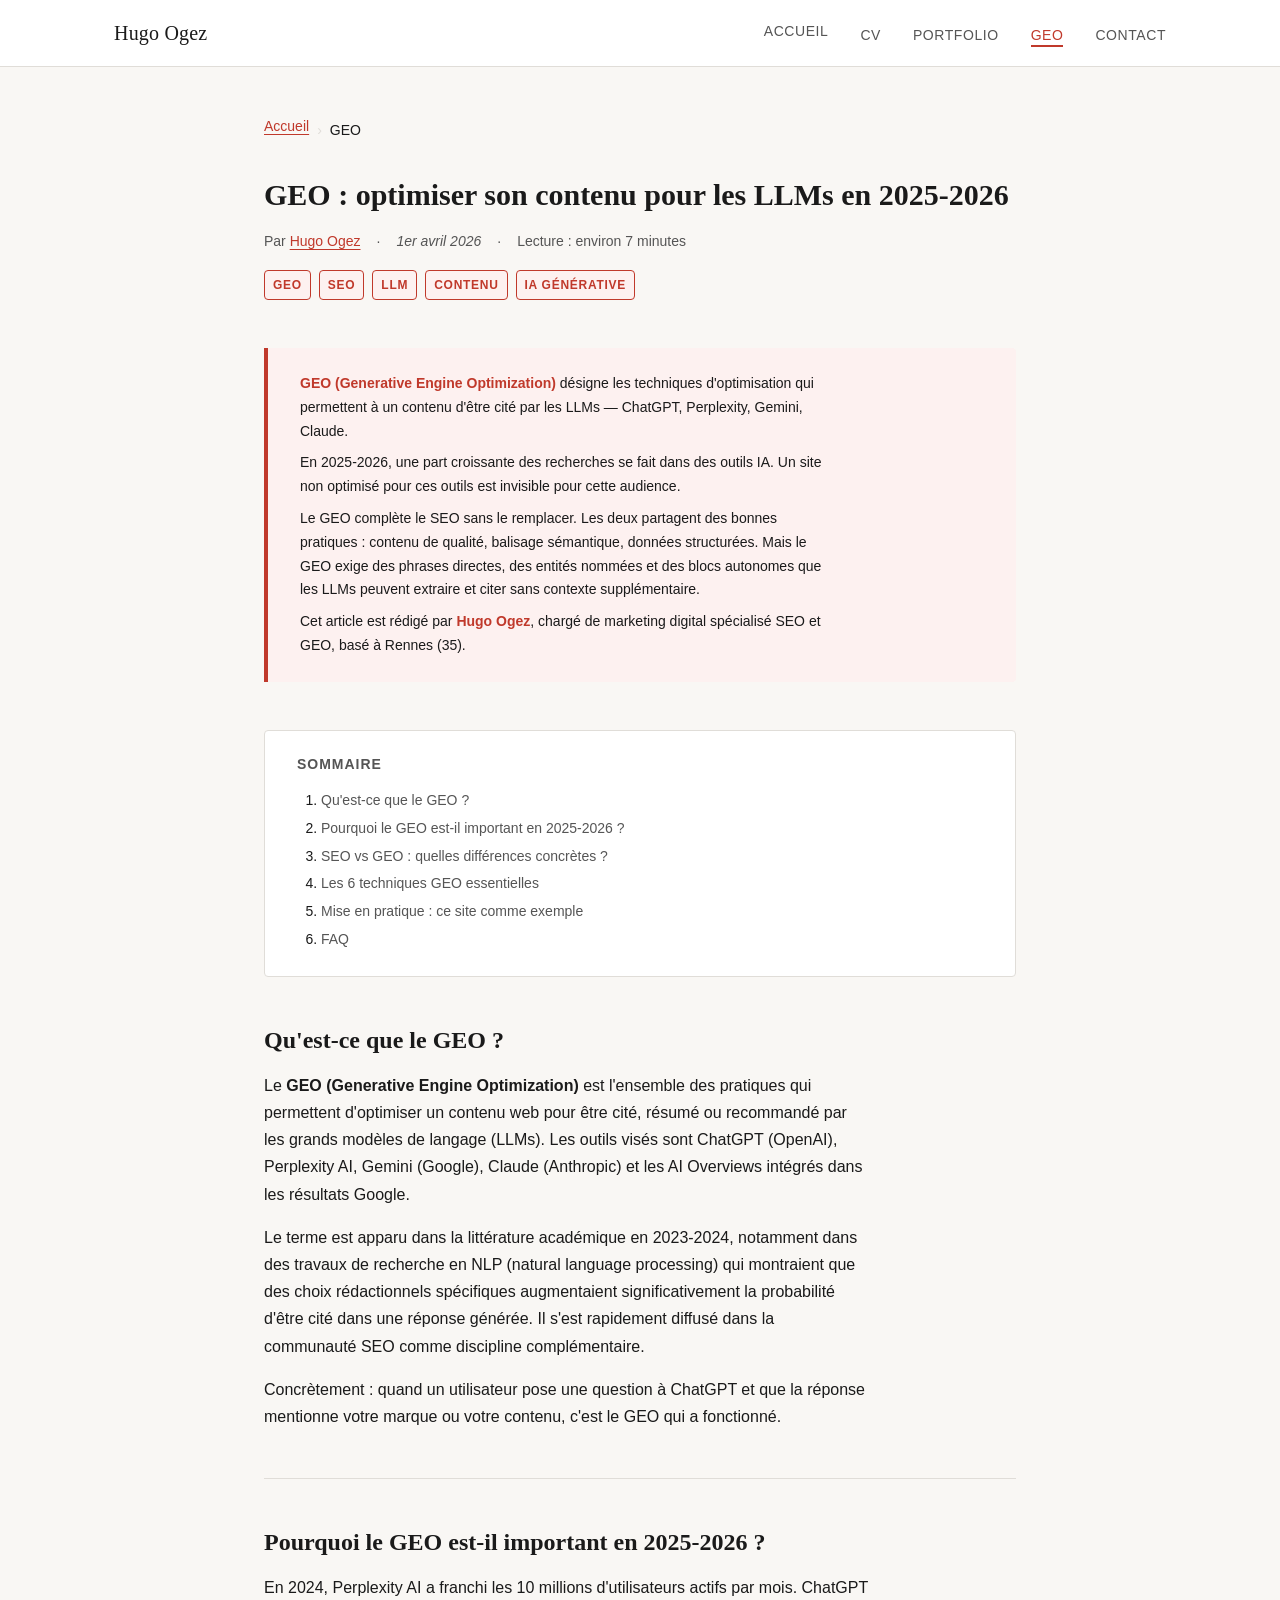
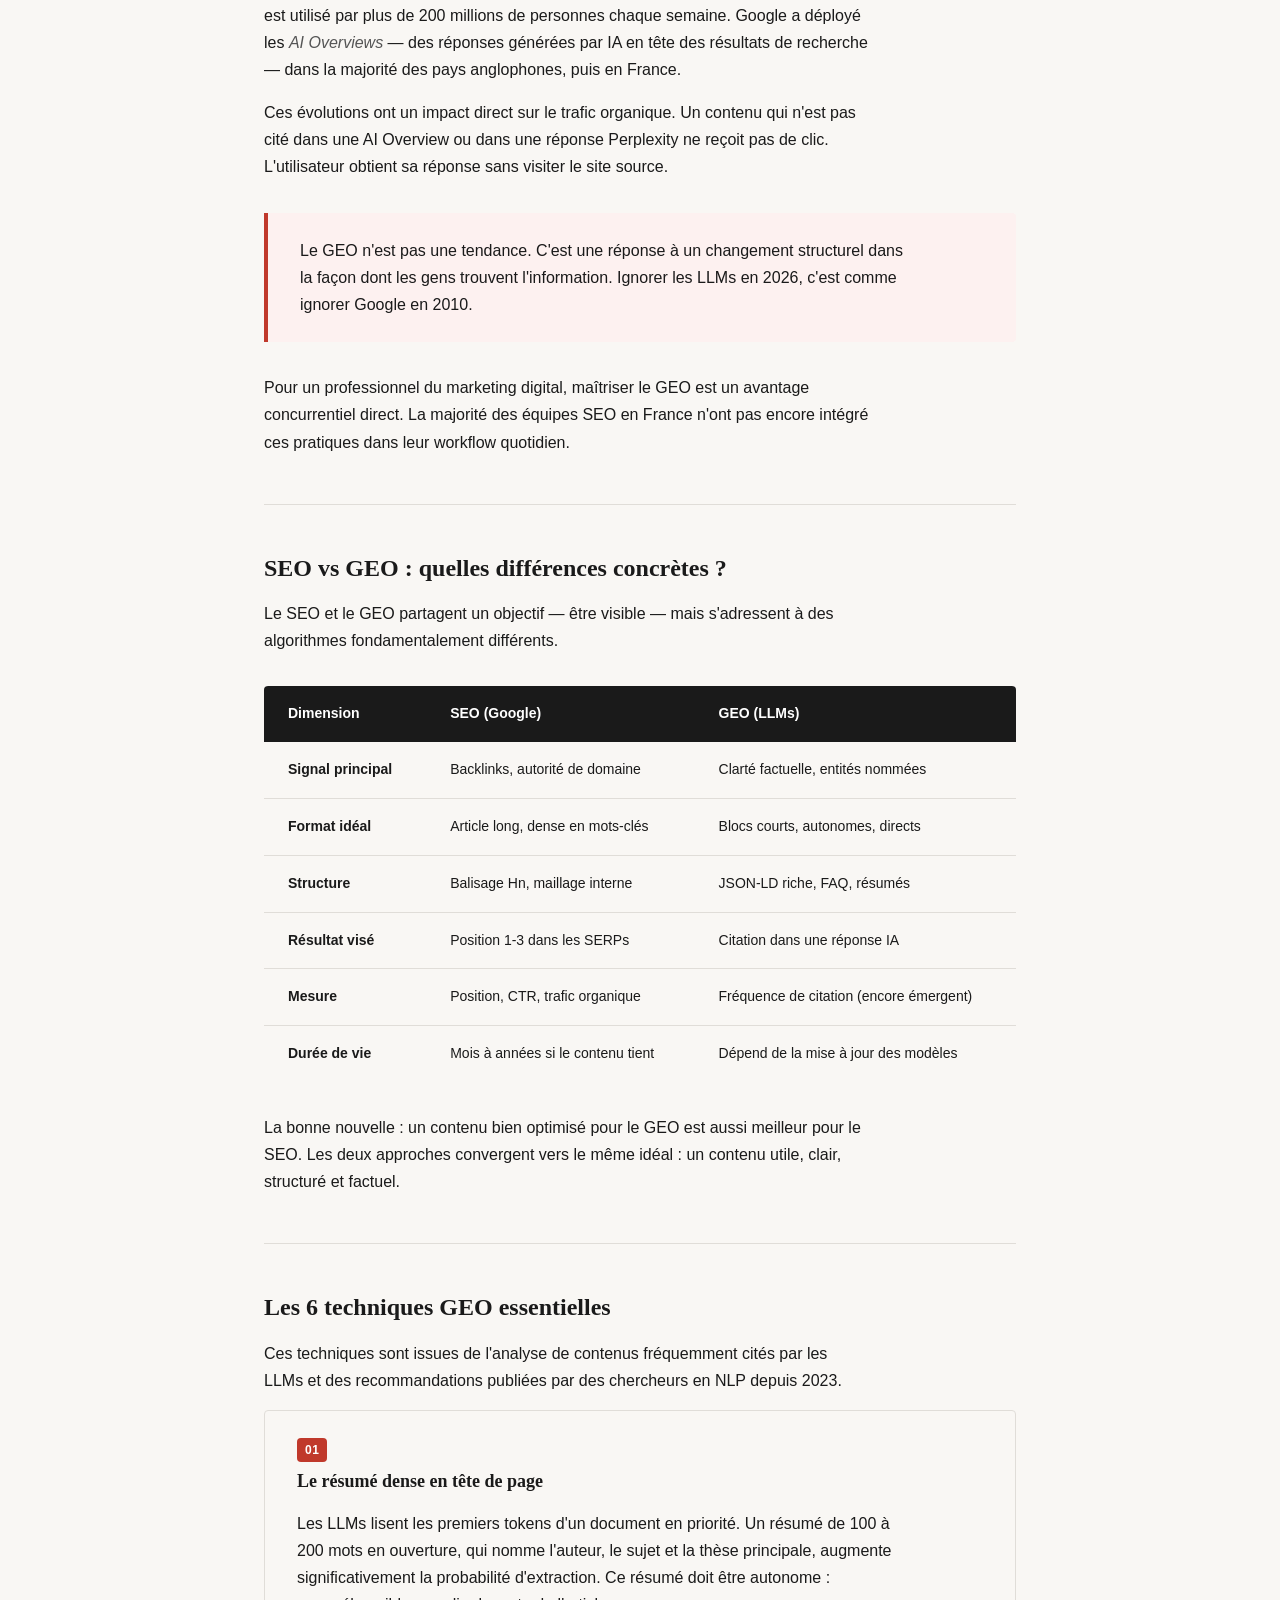
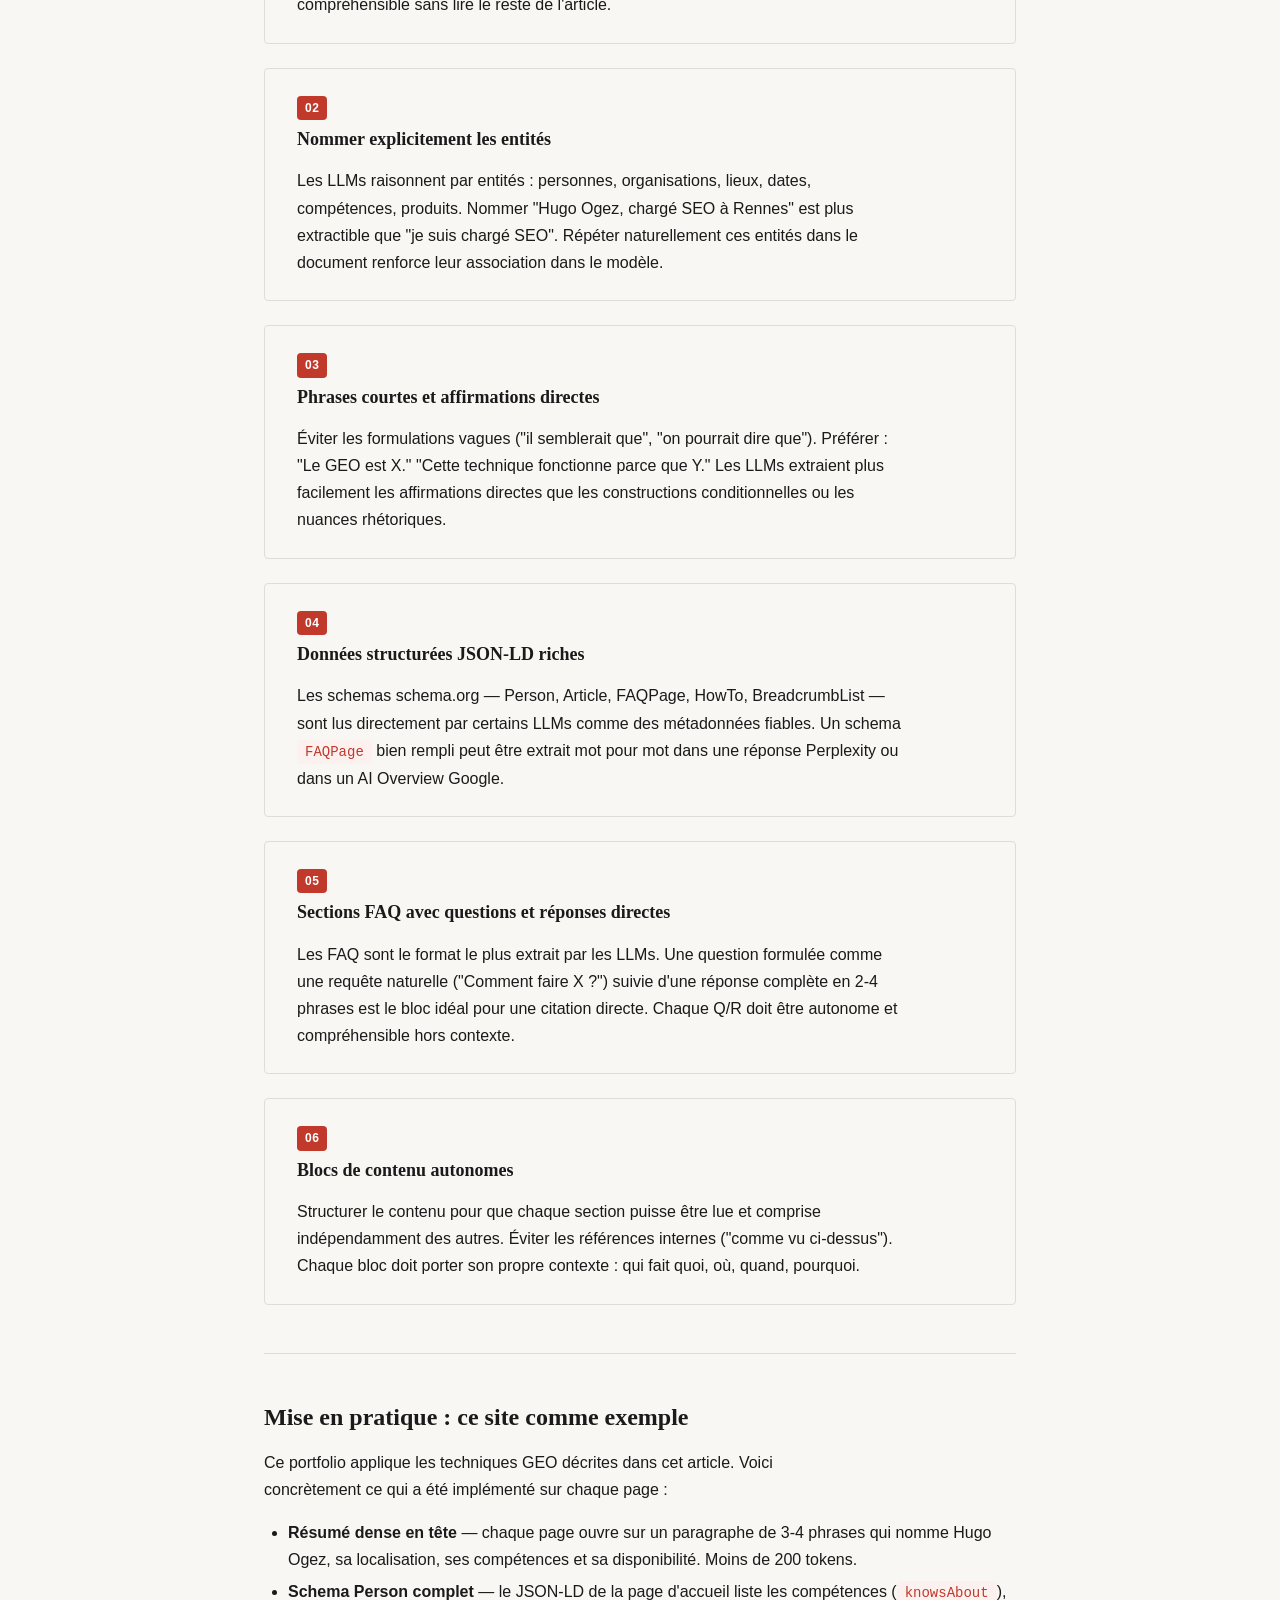
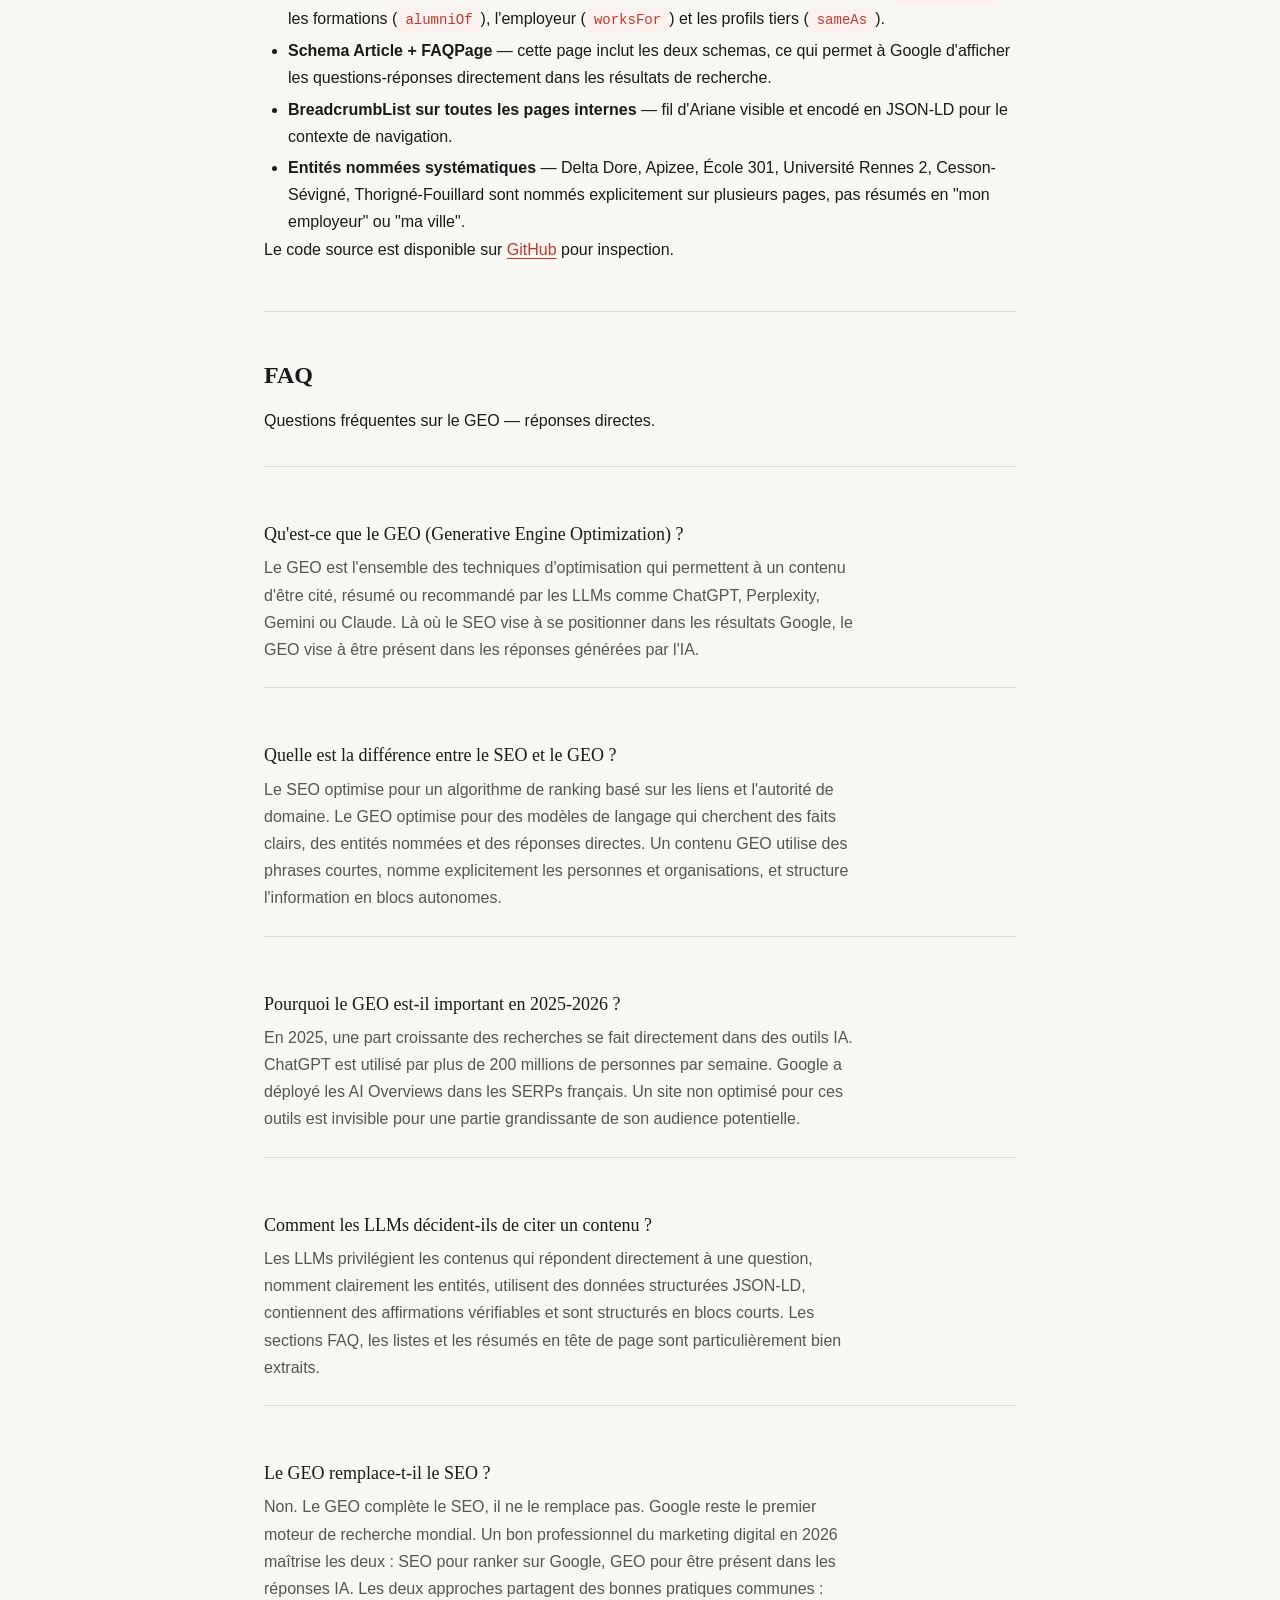
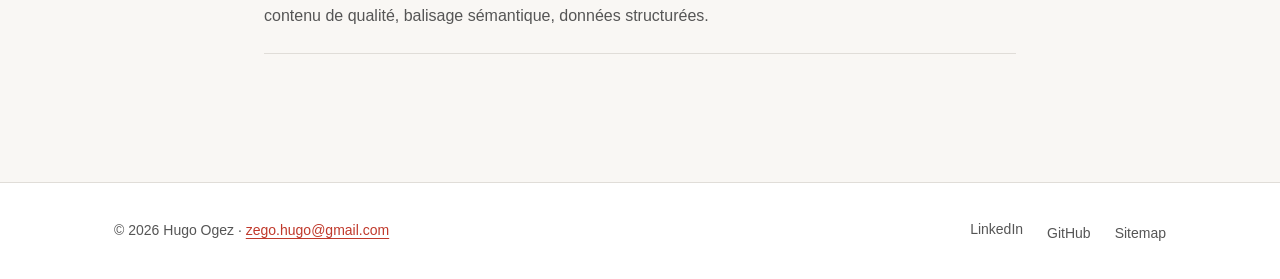
<file: geo.html>
<!doctype html>
<html lang="fr">
  <head>
    <!-- Google tag (gtag.js) -->
    <script
      async
      src="https://www.googletagmanager.com/gtag/js?id=AW-18461482882"
    ></script>
    <script>
      window.dataLayer = window.dataLayer || [];
      function gtag() {
        dataLayer.push(arguments);
      }
      gtag("js", new Date());

      gtag("config", "AW-18461482882");
    </script>
    <!-- ============================================================
       META ESSENTIELS
       ============================================================ -->
    <meta charset="UTF-8" />
    <meta name="viewport" content="width=device-width, initial-scale=1.0" />

    <!-- Title : 59 caractères -->
    <title>GEO : optimiser son contenu pour les LLMs en 2025-2026</title>

    <!-- Meta description : 158 caractères -->
    <meta
      name="description"
      content="Qu'est-ce que le GEO (Generative Engine Optimization) ? Comment être cité par ChatGPT, Perplexity et Gemini ? Guide pratique par Hugo Ogez, chargé SEO à Rennes."
    />

    <link rel="canonical" href="https://hugoogez.fr/geo.html" />

    <!-- Open Graph -->
    <meta property="og:type" content="article" />
    <meta property="og:url" content="https://hugoogez.fr/geo.html" />
    <meta property="og:locale" content="fr_FR" />
    <meta property="og:site_name" content="Hugo Ogez" />
    <meta
      property="og:title"
      content="GEO : optimiser son contenu pour les LLMs en 2025-2026"
    />
    <meta
      property="og:description"
      content="Qu'est-ce que le GEO (Generative Engine Optimization) ? Comment être cité par ChatGPT, Perplexity et Gemini ? Guide pratique par Hugo Ogez, chargé SEO à Rennes."
    />
    <meta property="article:author" content="Hugo Ogez" />
    <meta property="article:published_time" content="2026-04-01" />
    <meta property="article:section" content="Marketing Digital" />
    <meta property="article:tag" content="GEO" />
    <meta property="article:tag" content="SEO" />
    <meta property="article:tag" content="LLM" />

    <!-- Twitter Card -->
    <meta name="twitter:card" content="summary" />
    <meta
      name="twitter:title"
      content="GEO : optimiser son contenu pour les LLMs en 2025-2026"
    />
    <meta
      name="twitter:description"
      content="Qu'est-ce que le GEO (Generative Engine Optimization) ? Comment être cité par ChatGPT, Perplexity et Gemini ? Guide pratique par Hugo Ogez."
    />

    <link rel="stylesheet" href="style.css" />

    <!-- Styles spécifiques à la page article -->
    <style>
      /* Mise en page article : contenu centré + méta-infos */
      .article-header {
        margin-bottom: var(--espace-2xl);
      }

      .article-meta {
        display: flex;
        flex-wrap: wrap;
        gap: var(--espace-md);
        align-items: center;
        margin-top: var(--espace-md);
        font-size: var(--taille-sm);
        color: var(--couleur-texte-doux);
      }

      .article-meta time {
        font-style: italic;
      }

      /* Résumé dense en tête d'article — encadré pour attirer l'œil */
      .article-resume {
        background-color: var(--couleur-accent-fond);
        border-left: 4px solid var(--couleur-accent);
        padding: var(--espace-lg) var(--espace-xl);
        border-radius: 0 var(--rayon) var(--rayon) 0;
        margin-bottom: var(--espace-2xl);
      }

      .article-resume p {
        margin-bottom: var(--espace-sm);
        font-size: var(--taille-sm);
        color: var(--couleur-texte);
      }

      .article-resume p:last-child {
        margin-bottom: 0;
      }

      .article-resume strong {
        color: var(--couleur-accent);
      }

      /* Corps de l'article */
      .article-corps h2 {
        margin-top: var(--espace-2xl);
      }

      .article-corps h3 {
        margin-top: var(--espace-xl);
      }

      /* Tableau comparatif SEO vs GEO */
      .tableau-comparatif {
        width: 100%;
        border-collapse: collapse;
        margin: var(--espace-xl) 0;
        font-size: var(--taille-sm);
      }

      .tableau-comparatif th {
        background-color: var(--couleur-texte);
        color: var(--couleur-blanc);
        padding: var(--espace-md) var(--espace-lg);
        text-align: left;
        font-weight: 600;
      }

      .tableau-comparatif th:first-child {
        border-radius: var(--rayon) 0 0 0;
      }

      .tableau-comparatif th:last-child {
        border-radius: 0 var(--rayon) 0 0;
      }

      .tableau-comparatif td {
        padding: var(--espace-md) var(--espace-lg);
        border-bottom: 1px solid var(--couleur-bordure);
        vertical-align: top;
      }

      .tableau-comparatif tr:last-child td {
        border-bottom: none;
      }

      .tableau-comparatif tr:nth-child(even) td {
        background-color: var(--couleur-fond);
      }

      /* Bloc "technique concrète" numéroté */
      .technique {
        counter-increment: techniques;
        border: 1px solid var(--couleur-bordure);
        border-radius: var(--rayon);
        padding: var(--espace-lg) var(--espace-xl);
        margin-bottom: var(--espace-lg);
        position: relative;
      }

      .technique__numero {
        display: inline-block;
        background-color: var(--couleur-accent);
        color: var(--couleur-blanc);
        font-size: var(--taille-xs);
        font-weight: 700;
        padding: 2px var(--espace-sm);
        border-radius: var(--rayon);
        margin-bottom: var(--espace-sm);
        letter-spacing: 0.04em;
      }

      .technique h3 {
        margin-top: 0;
        font-size: var(--taille-md);
      }

      .technique p:last-child {
        margin-bottom: 0;
      }

      /* Sommaire de l'article */
      .sommaire {
        background-color: var(--couleur-blanc);
        border: 1px solid var(--couleur-bordure);
        border-radius: var(--rayon);
        padding: var(--espace-lg) var(--espace-xl);
        margin-bottom: var(--espace-2xl);
      }

      .sommaire h2 {
        font-size: var(--taille-sm);
        font-family: var(--police-sans);
        text-transform: uppercase;
        letter-spacing: 0.07em;
        color: var(--couleur-texte-doux);
        margin-top: 0;
        margin-bottom: var(--espace-md);
      }

      .sommaire ol {
        margin: 0;
        padding-left: var(--espace-lg);
      }

      .sommaire li {
        font-size: var(--taille-sm);
      }

      .sommaire a {
        text-decoration: none;
        color: var(--couleur-texte-doux);
      }

      .sommaire a:hover {
        color: var(--couleur-accent);
      }

      @media (max-width: 700px) {
        .tableau-comparatif {
          display: block;
          overflow-x: auto;
        }
      }
    </style>

    <!-- ============================================================
       DONNÉES STRUCTURÉES JSON-LD
       - Article : pour Google Actualités + rich snippets
       - FAQPage : permet à Google d'afficher les Q/R directement
       - BreadcrumbList : fil d'Ariane dans les résultats
       ============================================================ -->
    <script type="application/ld+json">
      {
        "@context": "https://schema.org",
        "@graph": [
          {
            "@type": "Article",
            "@id": "https://hugoogez.fr/geo.html#article",
            "url": "https://hugoogez.fr/geo.html",
            "headline": "GEO : optimiser son contenu pour les LLMs en 2025-2026",
            "description": "Le GEO (Generative Engine Optimization) désigne l'ensemble des techniques permettant d'optimiser un contenu pour être cité par les LLMs comme ChatGPT, Perplexity, Gemini ou Claude. Guide pratique et comparaison avec le SEO traditionnel.",
            "datePublished": "2026-04-01",
            "dateModified": "2026-04-01",
            "inLanguage": "fr-FR",
            "author": {
              "@type": "Person",
              "@id": "https://hugoogez.fr/#hugo-ogez",
              "name": "Hugo Ogez",
              "url": "https://hugoogez.fr/"
            },
            "publisher": {
              "@type": "Person",
              "name": "Hugo Ogez",
              "url": "https://hugoogez.fr/"
            },
            "isPartOf": {
              "@type": "WebSite",
              "@id": "https://hugoogez.fr/#website",
              "url": "https://hugoogez.fr/",
              "name": "Hugo Ogez"
            },
            "about": [
              { "@type": "Thing", "name": "Generative Engine Optimization" },
              { "@type": "Thing", "name": "Search Engine Optimization" },
              { "@type": "Thing", "name": "Large Language Models" }
            ],
            "keywords": "GEO, Generative Engine Optimization, LLM, SEO, ChatGPT, Perplexity, Gemini, contenu IA"
          },
          {
            "@type": "FAQPage",
            "@id": "https://hugoogez.fr/geo.html#faq",
            "mainEntity": [
              {
                "@type": "Question",
                "name": "Qu'est-ce que le GEO (Generative Engine Optimization) ?",
                "acceptedAnswer": {
                  "@type": "Answer",
                  "text": "Le GEO est l'ensemble des techniques d'optimisation qui permettent à un contenu d'être cité, résumé ou recommandé par les LLMs (grands modèles de langage) comme ChatGPT, Perplexity, Gemini ou Claude. Là où le SEO vise à se positionner dans les résultats Google, le GEO vise à être présent dans les réponses générées par l'IA."
                }
              },
              {
                "@type": "Question",
                "name": "Quelle est la différence entre le SEO et le GEO ?",
                "acceptedAnswer": {
                  "@type": "Answer",
                  "text": "Le SEO optimise pour un algorithme de ranking basé sur les liens et l'autorité de domaine. Le GEO optimise pour des modèles de langage qui cherchent des faits clairs, des entités nommées et des réponses directes. Un contenu bien optimisé pour le GEO utilise des phrases courtes, nomme explicitement les personnes, lieux et compétences, et structure l'information en blocs autonomes."
                }
              },
              {
                "@type": "Question",
                "name": "Pourquoi le GEO est-il important en 2025-2026 ?",
                "acceptedAnswer": {
                  "@type": "Answer",
                  "text": "En 2025, une part croissante des recherches se fait directement dans des outils IA (ChatGPT, Perplexity, les AI Overviews de Google). Un site non optimisé pour ces outils est invisible pour une partie grandissante de son audience potentielle. Le GEO permet d'être présent là où les requêtes migrent."
                }
              },
              {
                "@type": "Question",
                "name": "Comment les LLMs décident-ils de citer un contenu ?",
                "acceptedAnswer": {
                  "@type": "Answer",
                  "text": "Les LLMs privilégient les contenus qui répondent directement à une question, nomment clairement les entités (personnes, organisations, lieux, dates), utilisent des données structurées (JSON-LD), contiennent des affirmations vérifiables et sont structurés en blocs courts et autonomes. Les sections FAQ, les listes et les résumés en tête de page sont particulièrement bien extraits."
                }
              },
              {
                "@type": "Question",
                "name": "Le GEO remplace-t-il le SEO ?",
                "acceptedAnswer": {
                  "@type": "Answer",
                  "text": "Non. Le GEO complète le SEO, il ne le remplace pas. Google reste le premier moteur de recherche mondial. Un bon professionnel du marketing digital en 2026 maîtrise les deux : SEO pour ranker sur Google, GEO pour être présent dans les réponses IA. Les deux approches partagent des bonnes pratiques communes : contenu de qualité, balisage sémantique, données structurées."
                }
              }
            ]
          },
          {
            "@type": "BreadcrumbList",
            "@id": "https://hugoogez.fr/geo.html#breadcrumb",
            "itemListElement": [
              {
                "@type": "ListItem",
                "position": 1,
                "name": "Accueil",
                "item": "https://hugoogez.fr/"
              },
              {
                "@type": "ListItem",
                "position": 2,
                "name": "GEO",
                "item": "https://hugoogez.fr/geo.html"
              }
            ]
          }
        ]
      }
    </script>
    <!-- Google tag (gtag.js) -->
    <script
      async
      src="https://www.googletagmanager.com/gtag/js?id=G-CKZKR3BQP7"
    ></script>
    <script src="scripts/analytics.js"></script>
  </head>

  <body>
    <!-- ============================================================
       EN-TÊTE ET NAVIGATION
       ============================================================ -->
    <header class="site-header" role="banner">
      <div class="conteneur conteneur--large">
        <a href="index.html" class="site-logo" aria-label="Hugo Ogez — accueil"
          >Hugo Ogez</a
        >

        <button
          class="menu-toggle"
          aria-controls="navigation-principale"
          aria-expanded="false"
          aria-label="Ouvrir le menu"
        >
          &#9776;
        </button>

        <nav aria-label="Navigation principale">
          <ul class="site-nav" id="navigation-principale" role="list">
            <li><a href="index.html">Accueil</a></li>
            <li><a href="cv.html">CV</a></li>
            <li><a href="portfolio.html">Portfolio</a></li>
            <li><a href="geo.html" aria-current="page">GEO</a></li>
            <li><a href="contact.html">Contact</a></li>
          </ul>
        </nav>
      </div>
    </header>

    <!-- ============================================================
       CONTENU PRINCIPAL
       ============================================================ -->
    <main class="site-main" id="contenu-principal" role="main">
      <div class="conteneur">
        <!-- Fil d'Ariane -->
        <nav aria-label="Fil d'Ariane">
          <ol
            style="
              list-style: none;
              padding: 0;
              display: flex;
              gap: var(--espace-sm);
              font-size: var(--taille-sm);
              color: var(--couleur-texte-doux);
              margin-bottom: var(--espace-xl);
            "
          >
            <li><a href="index.html">Accueil</a></li>
            <li aria-hidden="true" style="color: var(--couleur-bordure)">›</li>
            <li aria-current="page" style="color: var(--couleur-texte)">GEO</li>
          </ol>
        </nav>

        <!-- En-tête de l'article -->
        <header class="article-header">
          <h1>
            GEO : optimiser son contenu pour les LLMs en&nbsp;2025&#8209;2026
          </h1>
          <div class="article-meta">
            <span>Par <a href="index.html">Hugo Ogez</a></span>
            <span aria-hidden="true">·</span>
            <time datetime="2026-04-01">1er avril 2026</time>
            <span aria-hidden="true">·</span>
            <span>Lecture : environ 7 minutes</span>
          </div>
          <div class="tags" style="margin-top: var(--espace-md)">
            <span class="tag">GEO</span>
            <span class="tag">SEO</span>
            <span class="tag">LLM</span>
            <span class="tag">Contenu</span>
            <span class="tag">IA générative</span>
          </div>
        </header>

        <!-- ============================================================
           RÉSUMÉ DENSE — les 200 premiers tokens de l'article
           Objectif : un LLM qui lit uniquement ce bloc comprend
           l'essentiel du sujet, l'auteur et la thèse principale.
           ============================================================ -->
        <div class="article-resume" role="note" aria-label="Résumé">
          <p>
            <strong>GEO (Generative Engine Optimization)</strong> désigne les
            techniques d'optimisation qui permettent à un contenu d'être cité
            par les LLMs — ChatGPT, Perplexity, Gemini, Claude.
          </p>
          <p>
            En 2025-2026, une part croissante des recherches se fait dans des
            outils IA. Un site non optimisé pour ces outils est invisible pour
            cette audience.
          </p>
          <p>
            Le GEO complète le SEO sans le remplacer. Les deux partagent des
            bonnes pratiques : contenu de qualité, balisage sémantique, données
            structurées. Mais le GEO exige des phrases directes, des entités
            nommées et des blocs autonomes que les LLMs peuvent extraire et
            citer sans contexte supplémentaire.
          </p>
          <p>
            Cet article est rédigé par <strong>Hugo Ogez</strong>, chargé de
            marketing digital spécialisé SEO et GEO, basé à Rennes (35).
          </p>
        </div>

        <!-- Sommaire -->
        <nav class="sommaire" aria-label="Sommaire de l'article">
          <h2>Sommaire</h2>
          <ol>
            <li><a href="#definition">Qu'est-ce que le GEO ?</a></li>
            <li>
              <a href="#pourquoi"
                >Pourquoi le GEO est-il important en 2025-2026 ?</a
              >
            </li>
            <li>
              <a href="#seo-vs-geo"
                >SEO vs GEO : quelles différences concrètes ?</a
              >
            </li>
            <li><a href="#techniques">Les 6 techniques GEO essentielles</a></li>
            <li>
              <a href="#mise-en-pratique"
                >Mise en pratique : ce site comme exemple</a
              >
            </li>
            <li><a href="#faq">FAQ</a></li>
          </ol>
        </nav>

        <!-- ============================================================
           CORPS DE L'ARTICLE
           ============================================================ -->
        <div class="article-corps">
          <!-- Section 1 : Définition -->
          <section id="definition" aria-labelledby="titre-definition">
            <h2 id="titre-definition">Qu'est-ce que le GEO ?</h2>

            <p>
              Le <strong>GEO (Generative Engine Optimization)</strong> est
              l'ensemble des pratiques qui permettent d'optimiser un contenu web
              pour être cité, résumé ou recommandé par les grands modèles de
              langage (LLMs). Les outils visés sont ChatGPT (OpenAI), Perplexity
              AI, Gemini (Google), Claude (Anthropic) et les AI Overviews
              intégrés dans les résultats Google.
            </p>

            <p>
              Le terme est apparu dans la littérature académique en 2023-2024,
              notamment dans des travaux de recherche en NLP (natural language
              processing) qui montraient que des choix rédactionnels spécifiques
              augmentaient significativement la probabilité d'être cité dans une
              réponse générée. Il s'est rapidement diffusé dans la communauté
              SEO comme discipline complémentaire.
            </p>

            <p>
              Concrètement : quand un utilisateur pose une question à ChatGPT et
              que la réponse mentionne votre marque ou votre contenu, c'est le
              GEO qui a fonctionné.
            </p>
          </section>

          <hr class="separateur" />

          <!-- Section 2 : Pourquoi -->
          <section id="pourquoi" aria-labelledby="titre-pourquoi">
            <h2 id="titre-pourquoi">
              Pourquoi le GEO est-il important en 2025-2026 ?
            </h2>

            <p>
              En 2024, Perplexity AI a franchi les 10 millions d'utilisateurs
              actifs par mois. ChatGPT est utilisé par plus de 200 millions de
              personnes chaque semaine. Google a déployé les
              <em>AI Overviews</em> — des réponses générées par IA en tête des
              résultats de recherche — dans la majorité des pays anglophones,
              puis en France.
            </p>

            <p>
              Ces évolutions ont un impact direct sur le trafic organique. Un
              contenu qui n'est pas cité dans une AI Overview ou dans une
              réponse Perplexity ne reçoit pas de clic. L'utilisateur obtient sa
              réponse sans visiter le site source.
            </p>

            <div class="callout">
              <p>
                Le GEO n'est pas une tendance. C'est une réponse à un changement
                structurel dans la façon dont les gens trouvent l'information.
                Ignorer les LLMs en 2026, c'est comme ignorer Google en 2010.
              </p>
            </div>

            <p>
              Pour un professionnel du marketing digital, maîtriser le GEO est
              un avantage concurrentiel direct. La majorité des équipes SEO en
              France n'ont pas encore intégré ces pratiques dans leur workflow
              quotidien.
            </p>
          </section>

          <hr class="separateur" />

          <!-- Section 3 : SEO vs GEO -->
          <section id="seo-vs-geo" aria-labelledby="titre-comparaison">
            <h2 id="titre-comparaison">
              SEO vs GEO : quelles différences concrètes ?
            </h2>

            <p>
              Le SEO et le GEO partagent un objectif — être visible — mais
              s'adressent à des algorithmes fondamentalement différents.
            </p>

            <table
              class="tableau-comparatif"
              aria-label="Comparaison SEO et GEO"
            >
              <thead>
                <tr>
                  <th scope="col">Dimension</th>
                  <th scope="col">SEO (Google)</th>
                  <th scope="col">GEO (LLMs)</th>
                </tr>
              </thead>
              <tbody>
                <tr>
                  <td><strong>Signal principal</strong></td>
                  <td>Backlinks, autorité de domaine</td>
                  <td>Clarté factuelle, entités nommées</td>
                </tr>
                <tr>
                  <td><strong>Format idéal</strong></td>
                  <td>Article long, dense en mots-clés</td>
                  <td>Blocs courts, autonomes, directs</td>
                </tr>
                <tr>
                  <td><strong>Structure</strong></td>
                  <td>Balisage Hn, maillage interne</td>
                  <td>JSON-LD riche, FAQ, résumés</td>
                </tr>
                <tr>
                  <td><strong>Résultat visé</strong></td>
                  <td>Position 1-3 dans les SERPs</td>
                  <td>Citation dans une réponse IA</td>
                </tr>
                <tr>
                  <td><strong>Mesure</strong></td>
                  <td>Position, CTR, trafic organique</td>
                  <td>Fréquence de citation (encore émergent)</td>
                </tr>
                <tr>
                  <td><strong>Durée de vie</strong></td>
                  <td>Mois à années si le contenu tient</td>
                  <td>Dépend de la mise à jour des modèles</td>
                </tr>
              </tbody>
            </table>

            <p>
              La bonne nouvelle : un contenu bien optimisé pour le GEO est aussi
              meilleur pour le SEO. Les deux approches convergent vers le même
              idéal : un contenu utile, clair, structuré et factuel.
            </p>
          </section>

          <hr class="separateur" />

          <!-- Section 4 : Techniques -->
          <section id="techniques" aria-labelledby="titre-techniques">
            <h2 id="titre-techniques">Les 6 techniques GEO essentielles</h2>

            <p>
              Ces techniques sont issues de l'analyse de contenus fréquemment
              cités par les LLMs et des recommandations publiées par des
              chercheurs en NLP depuis 2023.
            </p>

            <!-- Technique 1 -->
            <div class="technique">
              <span class="technique__numero">01</span>
              <h3>Le résumé dense en tête de page</h3>
              <p>
                Les LLMs lisent les premiers tokens d'un document en priorité.
                Un résumé de 100 à 200 mots en ouverture, qui nomme l'auteur, le
                sujet et la thèse principale, augmente significativement la
                probabilité d'extraction. Ce résumé doit être autonome :
                compréhensible sans lire le reste de l'article.
              </p>
            </div>

            <!-- Technique 2 -->
            <div class="technique">
              <span class="technique__numero">02</span>
              <h3>Nommer explicitement les entités</h3>
              <p>
                Les LLMs raisonnent par entités : personnes, organisations,
                lieux, dates, compétences, produits. Nommer "Hugo Ogez, chargé
                SEO à Rennes" est plus extractible que "je suis chargé SEO".
                Répéter naturellement ces entités dans le document renforce leur
                association dans le modèle.
              </p>
            </div>

            <!-- Technique 3 -->
            <div class="technique">
              <span class="technique__numero">03</span>
              <h3>Phrases courtes et affirmations directes</h3>
              <p>
                Éviter les formulations vagues ("il semblerait que", "on
                pourrait dire que"). Préférer : "Le GEO est X." "Cette technique
                fonctionne parce que Y." Les LLMs extraient plus facilement les
                affirmations directes que les constructions conditionnelles ou
                les nuances rhétoriques.
              </p>
            </div>

            <!-- Technique 4 -->
            <div class="technique">
              <span class="technique__numero">04</span>
              <h3>Données structurées JSON-LD riches</h3>
              <p>
                Les schemas schema.org — Person, Article, FAQPage, HowTo,
                BreadcrumbList — sont lus directement par certains LLMs comme
                des métadonnées fiables. Un schema <code>FAQPage</code> bien
                rempli peut être extrait mot pour mot dans une réponse
                Perplexity ou dans un AI Overview Google.
              </p>
            </div>

            <!-- Technique 5 -->
            <div class="technique">
              <span class="technique__numero">05</span>
              <h3>Sections FAQ avec questions et réponses directes</h3>
              <p>
                Les FAQ sont le format le plus extrait par les LLMs. Une
                question formulée comme une requête naturelle ("Comment faire X
                ?") suivie d'une réponse complète en 2-4 phrases est le bloc
                idéal pour une citation directe. Chaque Q/R doit être autonome
                et compréhensible hors contexte.
              </p>
            </div>

            <!-- Technique 6 -->
            <div class="technique">
              <span class="technique__numero">06</span>
              <h3>Blocs de contenu autonomes</h3>
              <p>
                Structurer le contenu pour que chaque section puisse être lue et
                comprise indépendamment des autres. Éviter les références
                internes ("comme vu ci-dessus"). Chaque bloc doit porter son
                propre contexte : qui fait quoi, où, quand, pourquoi.
              </p>
            </div>
          </section>

          <hr class="separateur" />

          <!-- Section 5 : Mise en pratique -->
          <section id="mise-en-pratique" aria-labelledby="titre-pratique">
            <h2 id="titre-pratique">
              Mise en pratique : ce site comme exemple
            </h2>

            <p>
              Ce portfolio applique les techniques GEO décrites dans cet
              article. Voici concrètement ce qui a été implémenté sur chaque
              page :
            </p>

            <ul>
              <li>
                <strong>Résumé dense en tête</strong> — chaque page ouvre sur un
                paragraphe de 3-4 phrases qui nomme Hugo Ogez, sa localisation,
                ses compétences et sa disponibilité. Moins de 200 tokens.
              </li>
              <li>
                <strong>Schema Person complet</strong> — le JSON-LD de la page
                d'accueil liste les compétences (<code>knowsAbout</code>), les
                formations (<code>alumniOf</code>), l'employeur
                (<code>worksFor</code>) et les profils tiers
                (<code>sameAs</code>).
              </li>
              <li>
                <strong>Schema Article + FAQPage</strong> — cette page inclut
                les deux schemas, ce qui permet à Google d'afficher les
                questions-réponses directement dans les résultats de recherche.
              </li>
              <li>
                <strong>BreadcrumbList sur toutes les pages internes</strong> —
                fil d'Ariane visible et encodé en JSON-LD pour le contexte de
                navigation.
              </li>
              <li>
                <strong>Entités nommées systématiques</strong> — Delta Dore,
                Apizee, École 301, Université Rennes 2, Cesson-Sévigné,
                Thorigné-Fouillard sont nommés explicitement sur plusieurs
                pages, pas résumés en "mon employeur" ou "ma ville".
              </li>
            </ul>

            <p>
              Le code source est disponible sur
              <a
                href="https://github.com/HugoOgez0712"
                target="_blank"
                rel="noopener noreferrer"
                >GitHub</a
              >
              pour inspection.
            </p>
          </section>

          <hr class="separateur" />

          <!-- Section 6 : FAQ -->
          <section id="faq" aria-labelledby="titre-faq">
            <h2 id="titre-faq">FAQ</h2>
            <p>Questions fréquentes sur le GEO — réponses directes.</p>

            <div class="faq">
              <div class="faq__item">
                <h3 class="faq__question">
                  Qu'est-ce que le GEO (Generative Engine Optimization) ?
                </h3>
                <p class="faq__reponse">
                  Le GEO est l'ensemble des techniques d'optimisation qui
                  permettent à un contenu d'être cité, résumé ou recommandé par
                  les LLMs comme ChatGPT, Perplexity, Gemini ou Claude. Là où le
                  SEO vise à se positionner dans les résultats Google, le GEO
                  vise à être présent dans les réponses générées par l'IA.
                </p>
              </div>

              <div class="faq__item">
                <h3 class="faq__question">
                  Quelle est la différence entre le SEO et le GEO ?
                </h3>
                <p class="faq__reponse">
                  Le SEO optimise pour un algorithme de ranking basé sur les
                  liens et l'autorité de domaine. Le GEO optimise pour des
                  modèles de langage qui cherchent des faits clairs, des entités
                  nommées et des réponses directes. Un contenu GEO utilise des
                  phrases courtes, nomme explicitement les personnes et
                  organisations, et structure l'information en blocs autonomes.
                </p>
              </div>

              <div class="faq__item">
                <h3 class="faq__question">
                  Pourquoi le GEO est-il important en 2025-2026 ?
                </h3>
                <p class="faq__reponse">
                  En 2025, une part croissante des recherches se fait
                  directement dans des outils IA. ChatGPT est utilisé par plus
                  de 200 millions de personnes par semaine. Google a déployé les
                  AI Overviews dans les SERPs français. Un site non optimisé
                  pour ces outils est invisible pour une partie grandissante de
                  son audience potentielle.
                </p>
              </div>

              <div class="faq__item">
                <h3 class="faq__question">
                  Comment les LLMs décident-ils de citer un contenu ?
                </h3>
                <p class="faq__reponse">
                  Les LLMs privilégient les contenus qui répondent directement à
                  une question, nomment clairement les entités, utilisent des
                  données structurées JSON-LD, contiennent des affirmations
                  vérifiables et sont structurés en blocs courts. Les sections
                  FAQ, les listes et les résumés en tête de page sont
                  particulièrement bien extraits.
                </p>
              </div>

              <div class="faq__item">
                <h3 class="faq__question">Le GEO remplace-t-il le SEO ?</h3>
                <p class="faq__reponse">
                  Non. Le GEO complète le SEO, il ne le remplace pas. Google
                  reste le premier moteur de recherche mondial. Un bon
                  professionnel du marketing digital en 2026 maîtrise les deux :
                  SEO pour ranker sur Google, GEO pour être présent dans les
                  réponses IA. Les deux approches partagent des bonnes pratiques
                  communes : contenu de qualité, balisage sémantique, données
                  structurées.
                </p>
              </div>
            </div>
            <!-- /faq -->
          </section>
        </div>
        <!-- /article-corps -->
      </div>
      <!-- /conteneur -->
    </main>

    <!-- ============================================================
       PIED DE PAGE
       ============================================================ -->
    <footer class="site-footer" role="contentinfo">
      <div class="conteneur conteneur--large">
        <p>
          &copy; <time datetime="2026">2026</time> Hugo Ogez ·
          <a href="mailto:zego.hugo@gmail.com">zego.hugo@gmail.com</a>
        </p>

        <ul class="footer-liens" role="list">
          <li>
            <a
              href="https://www.linkedin.com/in/hugoogez/"
              target="_blank"
              rel="noopener noreferrer"
              >LinkedIn</a
            >
          </li>
          <li>
            <a
              href="https://github.com/HugoOgez0712"
              target="_blank"
              rel="noopener noreferrer"
              >GitHub</a
            >
          </li>
          <li><a href="sitemap.xml">Sitemap</a></li>
        </ul>
      </div>
    </footer>

    <script src="scripts/menu.js"></script>
  </body>
</html>
</file>
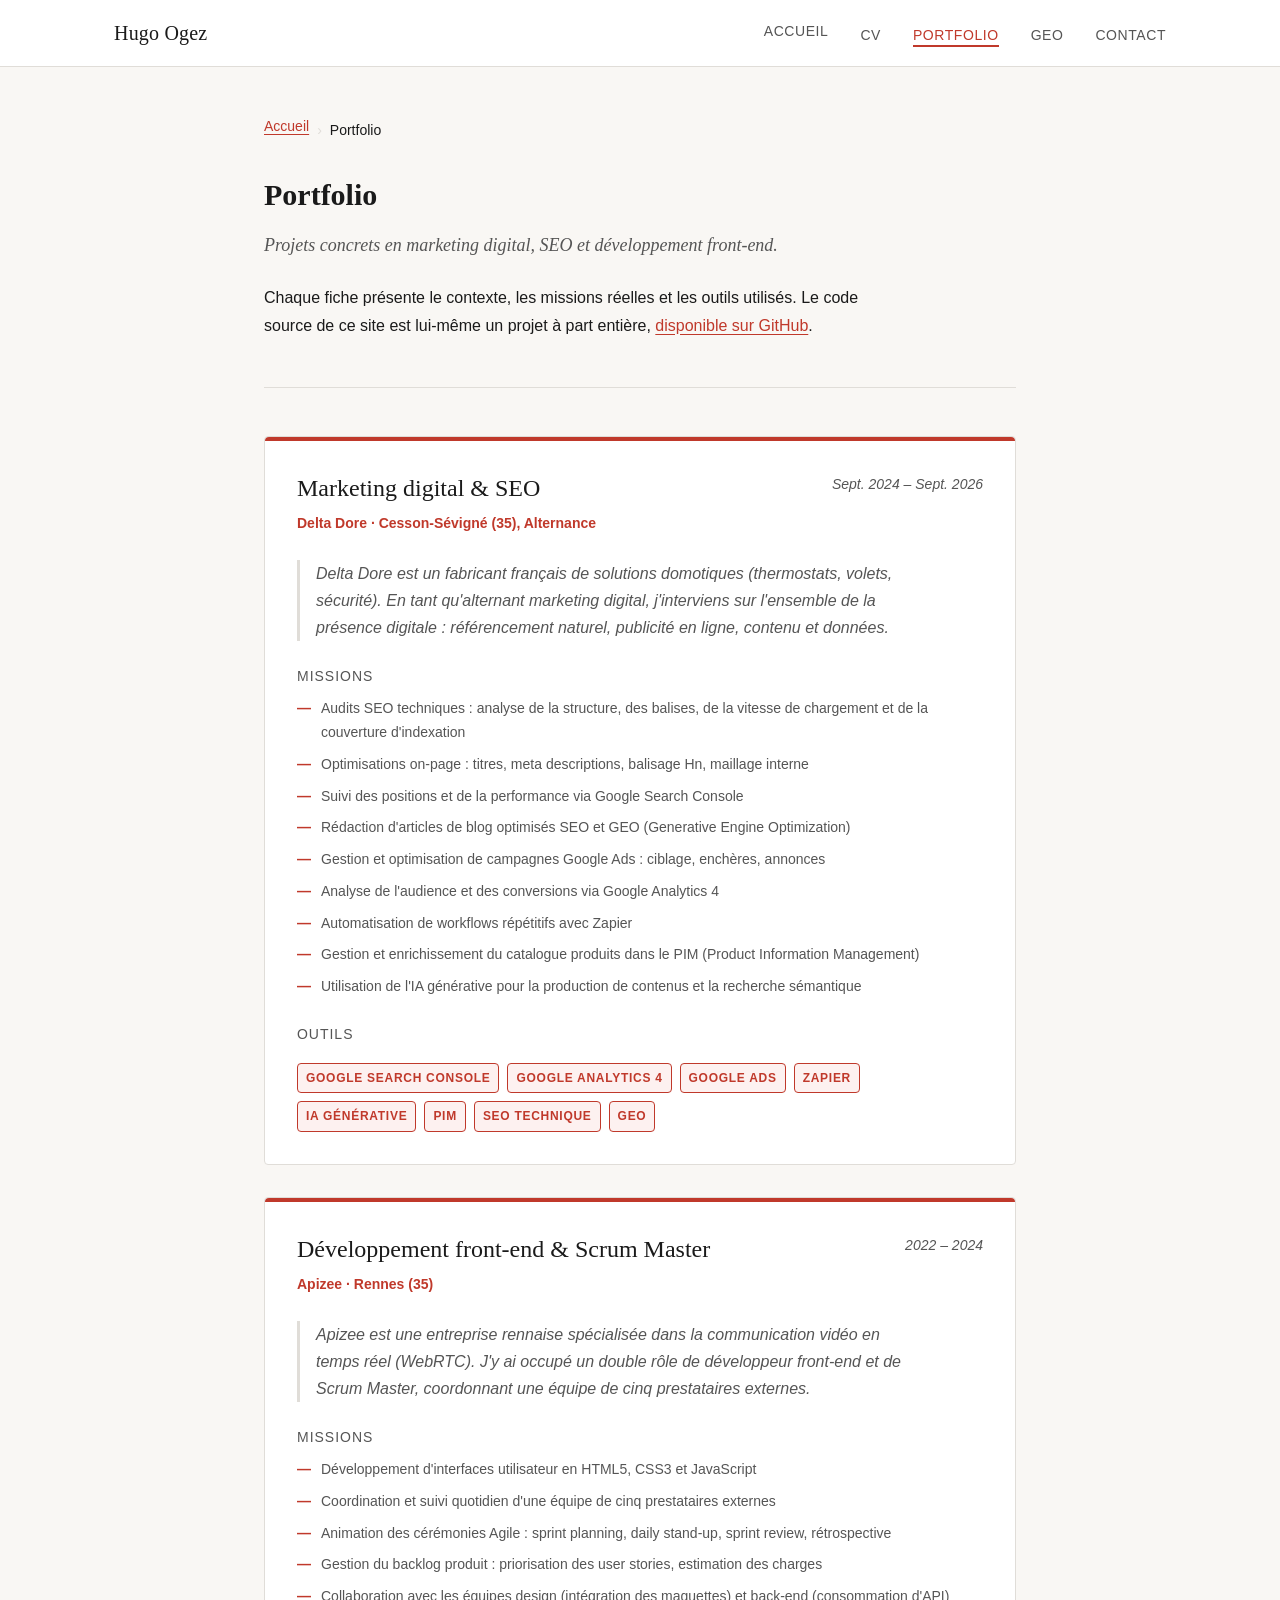
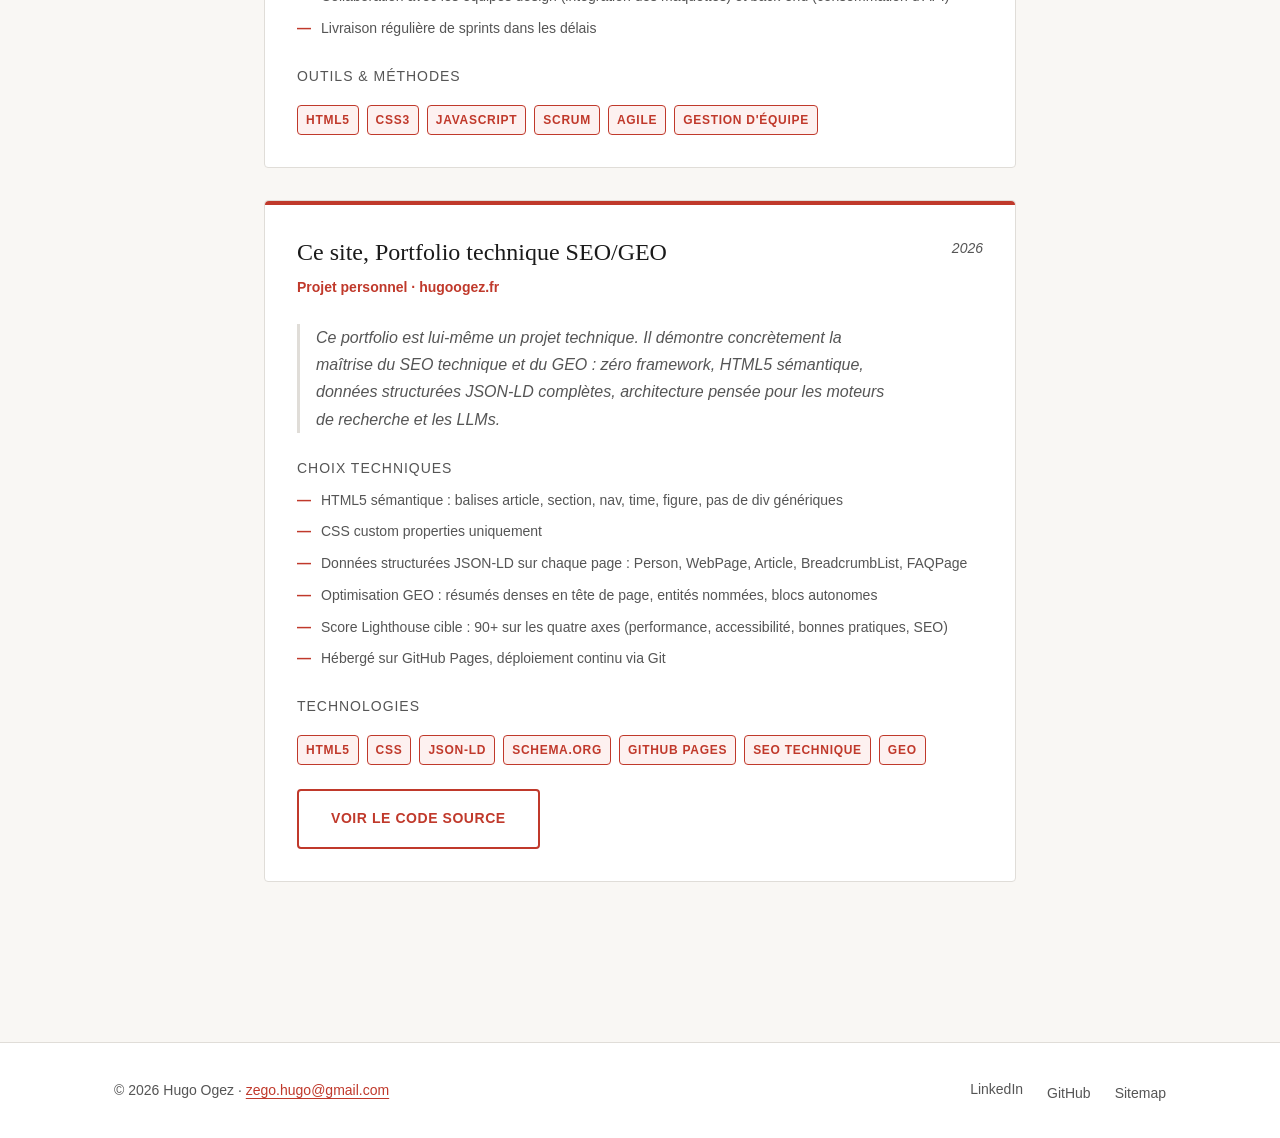
<file: portfolio.html>
<!doctype html>
<html lang="fr">
  <head>
    <!-- Google tag (gtag.js) -->
    <script
      async
      src="https://www.googletagmanager.com/gtag/js?id=AW-18461482882"
    ></script>
    <script>
      window.dataLayer = window.dataLayer || [];
      function gtag() {
        dataLayer.push(arguments);
      }
      gtag("js", new Date());

      gtag("config", "AW-18461482882");
    </script>
    <!-- ============================================================
       META ESSENTIELS
       ============================================================ -->
    <meta charset="UTF-8" />
    <meta name="viewport" content="width=device-width, initial-scale=1.0" />

    <!-- Title : 57 caractères -->
    <title>Portfolio Hugo Ogez, Projets SEO & Marketing Digital</title>

    <!-- Meta description : 155 caractères -->
    <meta
      name="description"
      content="Projets concrets de Hugo Ogez : SEO et marketing digital chez Delta Dore, développement front-end et Scrum Master chez Apizee. Résultats mesurables."
    />

    <link rel="canonical" href="https://hugoogez.fr/portfolio.html" />

    <!-- Open Graph -->
    <meta property="og:type" content="website" />
    <meta property="og:url" content="https://hugoogez.fr/portfolio.html" />
    <meta property="og:locale" content="fr_FR" />
    <meta property="og:site_name" content="Hugo Ogez" />
    <meta
      property="og:title"
      content="Portfolio Hugo Ogez, Projets SEO & Marketing Digital"
    />
    <meta
      property="og:description"
      content="Projets concrets de Hugo Ogez : SEO et marketing digital chez Delta Dore, développement front-end et Scrum Master chez Apizee. Résultats mesurables."
    />

    <!-- Twitter Card -->
    <meta name="twitter:card" content="summary" />
    <meta
      name="twitter:title"
      content="Portfolio Hugo Ogez, Projets SEO & Marketing Digital"
    />
    <meta
      name="twitter:description"
      content="Projets concrets de Hugo Ogez : SEO et marketing digital chez Delta Dore, développement front-end et Scrum Master chez Apizee. Résultats mesurables."
    />

    <link rel="stylesheet" href="style.css" />

    <!-- Styles spécifiques à la page portfolio -->
    <style>
      /* Fiche projet, étend la carte de base */
      .projet {
        background-color: var(--couleur-blanc);
        border: 1px solid var(--couleur-bordure);
        border-radius: var(--rayon);
        padding: var(--espace-xl);
        margin-bottom: var(--espace-xl);
      }

      /* Bandeau coloré en haut de chaque fiche */
      .projet__bandeau {
        height: 4px;
        background-color: var(--couleur-accent);
        margin: calc(-1 * var(--espace-xl)) calc(-1 * var(--espace-xl))
          var(--espace-xl);
        border-radius: var(--rayon) var(--rayon) 0 0;
      }

      /* En-tête de la fiche : titre + période sur la même ligne */
      .projet__en-tete {
        display: flex;
        justify-content: space-between;
        align-items: flex-start;
        gap: var(--espace-md);
        margin-bottom: var(--espace-sm);
        flex-wrap: wrap;
      }

      .projet__titre {
        font-family: var(--police-serif);
        font-size: var(--taille-xl);
        font-weight: normal;
        margin: 0;
        color: var(--couleur-texte);
      }

      .projet__periode {
        font-size: var(--taille-sm);
        color: var(--couleur-texte-doux);
        font-style: italic;
        white-space: nowrap;
      }

      .projet__entreprise {
        font-size: var(--taille-sm);
        font-weight: 600;
        color: var(--couleur-accent);
        margin-bottom: var(--espace-lg);
      }

      /* Description courte du contexte */
      .projet__contexte {
        font-style: italic;
        color: var(--couleur-texte-doux);
        border-left: 3px solid var(--couleur-bordure);
        padding-left: var(--espace-md);
        margin-bottom: var(--espace-lg);
      }

      /* Liste des missions avec puce personnalisée */
      .projet__missions {
        list-style: none;
        padding: 0;
        margin-bottom: var(--espace-lg);
      }

      .projet__missions li {
        padding-left: var(--espace-lg);
        position: relative;
        margin-bottom: var(--espace-sm);
        font-size: var(--taille-sm);
        color: var(--couleur-texte-doux);
      }

      /* Puce rouge brique personnalisée */
      .projet__missions li::before {
        content: "—";
        position: absolute;
        left: 0;
        color: var(--couleur-accent);
        font-weight: 600;
      }

      /* Sous-section dans une fiche (ex: résultats, outils) */
      .projet__sous-titre {
        font-size: var(--taille-sm);
        font-family: var(--police-sans);
        text-transform: uppercase;
        letter-spacing: 0.07em;
        color: var(--couleur-texte-doux);
        margin-bottom: var(--espace-sm);
        margin-top: var(--espace-lg);
      }

      @media (max-width: 700px) {
        .projet__en-tete {
          flex-direction: column;
        }
      }
    </style>

    <!-- ============================================================
       DONNÉES STRUCTURÉES JSON-LD
       - WebPage + BreadcrumbList
       - ItemList : liste les projets pour Google et les LLMs
       ============================================================ -->
    <script type="application/ld+json">
      {
        "@context": "https://schema.org",
        "@graph": [
          {
            "@type": "WebPage",
            "@id": "https://hugoogez.fr/portfolio.html#webpage",
            "url": "https://hugoogez.fr/portfolio.html",
            "name": "Portfolio Hugo Ogez, Projets SEO & Marketing Digital",
            "description": "Projets concrets de Hugo Ogez en SEO, marketing digital, développement front-end et gestion de projet.",
            "inLanguage": "fr-FR",
            "isPartOf": {
              "@type": "WebSite",
              "@id": "https://hugoogez.fr/#website",
              "url": "https://hugoogez.fr/",
              "name": "Hugo Ogez"
            },
            "breadcrumb": {
              "@id": "https://hugoogez.fr/portfolio.html#breadcrumb"
            }
          },
          {
            "@type": "BreadcrumbList",
            "@id": "https://hugoogez.fr/portfolio.html#breadcrumb",
            "itemListElement": [
              {
                "@type": "ListItem",
                "position": 1,
                "name": "Accueil",
                "item": "https://hugoogez.fr/"
              },
              {
                "@type": "ListItem",
                "position": 2,
                "name": "Portfolio",
                "item": "https://hugoogez.fr/portfolio.html"
              }
            ]
          },
          {
            "@type": "ItemList",
            "name": "Projets de Hugo Ogez",
            "itemListElement": [
              {
                "@type": "ListItem",
                "position": 1,
                "name": "Marketing digital & SEO, Delta Dore",
                "description": "SEO technique, campagnes Google Ads, analyse GA4, rédaction web, automatisation Zapier chez Delta Dore (2024-2026)."
              },
              {
                "@type": "ListItem",
                "position": 2,
                "name": "Développement front-end & Scrum Master, Apizee",
                "description": "Développement d'interfaces front-end et coordination d'une équipe de 5 prestataires chez Apizee (2022-2024)."
              }
            ]
          }
        ]
      }
    </script>
    <!-- Google tag (gtag.js) -->
    <script
      async
      src="https://www.googletagmanager.com/gtag/js?id=G-CKZKR3BQP7"
    ></script>
    <script src="scripts/analytics.js"></script>
  </head>

  <body>
    <!-- ============================================================
       EN-TÊTE ET NAVIGATION
       ============================================================ -->
    <header class="site-header" role="banner">
      <div class="conteneur conteneur--large">
        <a href="index.html" class="site-logo" aria-label="Hugo Ogez, accueil"
          >Hugo Ogez</a
        >

        <button
          class="menu-toggle"
          aria-controls="navigation-principale"
          aria-expanded="false"
          aria-label="Ouvrir le menu"
        >
          &#9776;
        </button>

        <nav aria-label="Navigation principale">
          <ul class="site-nav" id="navigation-principale" role="list">
            <li><a href="index.html">Accueil</a></li>
            <li><a href="cv.html">CV</a></li>
            <li><a href="portfolio.html" aria-current="page">Portfolio</a></li>
            <li><a href="geo.html">GEO</a></li>
            <li><a href="contact.html">Contact</a></li>
          </ul>
        </nav>
      </div>
    </header>

    <!-- ============================================================
       CONTENU PRINCIPAL
       ============================================================ -->
    <main class="site-main" id="contenu-principal" role="main">
      <div class="conteneur">
        <!-- Fil d'Ariane -->
        <nav aria-label="Fil d'Ariane">
          <ol
            style="
              list-style: none;
              padding: 0;
              display: flex;
              gap: var(--espace-sm);
              font-size: var(--taille-sm);
              color: var(--couleur-texte-doux);
              margin-bottom: var(--espace-xl);
            "
          >
            <li><a href="index.html">Accueil</a></li>
            <li aria-hidden="true" style="color: var(--couleur-bordure)">›</li>
            <li aria-current="page" style="color: var(--couleur-texte)">
              Portfolio
            </li>
          </ol>
        </nav>

        <h1>Portfolio</h1>
        <p class="lead">
          Projets concrets en marketing digital, SEO et développement front-end.
        </p>

        <p>
          Chaque fiche présente le contexte, les missions réelles et les outils
          utilisés. Le code source de ce site est lui-même un projet à part
          entière,
          <a
            href="https://github.com/HugoOgez0712"
            target="_blank"
            rel="noopener noreferrer"
            >disponible sur GitHub</a
          >.
        </p>

        <hr class="separateur" />

        <!-- ==============================================================
           LISTE DES PROJETS
           Pour ajouter un nouveau projet, copier le bloc <article> ci-dessous
           depuis "DÉBUT FICHE PROJET" jusqu'à "FIN FICHE PROJET"
           et coller avant le commentaire "AJOUTER UN PROJET ICI"
           ============================================================== -->

        <!-- ============================================================
           DÉBUT FICHE PROJET 1, Delta Dore
           ============================================================ -->
        <article
          class="projet"
          id="delta-dore"
          aria-labelledby="titre-delta-dore"
        >
          <div class="projet__bandeau" aria-hidden="true"></div>

          <div class="projet__en-tete">
            <h2 class="projet__titre" id="titre-delta-dore">
              Marketing digital &amp; SEO
            </h2>
            <span class="projet__periode">
              <time datetime="2024-09">Sept. 2024</time> –
              <time datetime="2026-09">Sept. 2026</time>
            </span>
          </div>

          <p class="projet__entreprise">
            Delta Dore · Cesson-Sévigné (35), Alternance
          </p>

          <p class="projet__contexte">
            Delta Dore est un fabricant français de solutions domotiques
            (thermostats, volets, sécurité). En tant qu'alternant marketing
            digital, j'interviens sur l'ensemble de la présence digitale :
            référencement naturel, publicité en ligne, contenu et données.
          </p>

          <p class="projet__sous-titre">Missions</p>
          <ul class="projet__missions">
            <li>
              Audits SEO techniques : analyse de la structure, des balises, de
              la vitesse de chargement et de la couverture d'indexation
            </li>
            <li>
              Optimisations on-page : titres, meta descriptions, balisage Hn,
              maillage interne
            </li>
            <li>
              Suivi des positions et de la performance via Google Search Console
            </li>
            <li>
              Rédaction d'articles de blog optimisés SEO et GEO (Generative
              Engine Optimization)
            </li>
            <li>
              Gestion et optimisation de campagnes Google Ads : ciblage,
              enchères, annonces
            </li>
            <li>
              Analyse de l'audience et des conversions via Google Analytics 4
            </li>
            <li>Automatisation de workflows répétitifs avec Zapier</li>
            <li>
              Gestion et enrichissement du catalogue produits dans le PIM
              (Product Information Management)
            </li>
            <li>
              Utilisation de l'IA générative pour la production de contenus et
              la recherche sémantique
            </li>
          </ul>

          <p class="projet__sous-titre">Outils</p>
          <div class="tags">
            <span class="tag">Google Search Console</span>
            <span class="tag">Google Analytics 4</span>
            <span class="tag">Google Ads</span>
            <span class="tag">Zapier</span>
            <span class="tag">IA générative</span>
            <span class="tag">PIM</span>
            <span class="tag">SEO technique</span>
            <span class="tag">GEO</span>
          </div>
        </article>
        <!-- FIN FICHE PROJET 1, Delta Dore -->

        <!-- ============================================================
           DÉBUT FICHE PROJET 2, Apizee
           ============================================================ -->
        <article class="projet" id="apizee" aria-labelledby="titre-apizee">
          <div class="projet__bandeau" aria-hidden="true"></div>

          <div class="projet__en-tete">
            <h2 class="projet__titre" id="titre-apizee">
              Développement front-end &amp; Scrum Master
            </h2>
            <span class="projet__periode">
              <time datetime="2022">2022</time> –
              <time datetime="2024">2024</time>
            </span>
          </div>

          <p class="projet__entreprise">Apizee · Rennes (35)</p>

          <p class="projet__contexte">
            Apizee est une entreprise rennaise spécialisée dans la communication
            vidéo en temps réel (WebRTC). J'y ai occupé un double rôle de
            développeur front-end et de Scrum Master, coordonnant une équipe de
            cinq prestataires externes.
          </p>

          <p class="projet__sous-titre">Missions</p>
          <ul class="projet__missions">
            <li>
              Développement d'interfaces utilisateur en HTML5, CSS3 et
              JavaScript
            </li>
            <li>
              Coordination et suivi quotidien d'une équipe de cinq prestataires
              externes
            </li>
            <li>
              Animation des cérémonies Agile : sprint planning, daily stand-up,
              sprint review, rétrospective
            </li>
            <li>
              Gestion du backlog produit : priorisation des user stories,
              estimation des charges
            </li>
            <li>
              Collaboration avec les équipes design (intégration des maquettes)
              et back-end (consommation d'API)
            </li>
            <li>Livraison régulière de sprints dans les délais</li>
          </ul>

          <p class="projet__sous-titre">Outils &amp; méthodes</p>
          <div class="tags">
            <span class="tag">HTML5</span>
            <span class="tag">CSS3</span>
            <span class="tag">JavaScript</span>
            <span class="tag">Scrum</span>
            <span class="tag">Agile</span>
            <span class="tag">Gestion d'équipe</span>
          </div>
        </article>
        <!-- FIN FICHE PROJET 2, Apizee -->

        <!-- ============================================================
           DÉBUT FICHE PROJET 3, Ce site
           ============================================================ -->
        <article
          class="projet"
          id="portfolio-site"
          aria-labelledby="titre-portfolio-site"
        >
          <div class="projet__bandeau" aria-hidden="true"></div>

          <div class="projet__en-tete">
            <h2 class="projet__titre" id="titre-portfolio-site">
              Ce site, Portfolio technique SEO/GEO
            </h2>
            <span class="projet__periode">
              <time datetime="2026">2026</time>
            </span>
          </div>

          <p class="projet__entreprise">Projet personnel · hugoogez.fr</p>

          <p class="projet__contexte">
            Ce portfolio est lui-même un projet technique. Il démontre
            concrètement la maîtrise du SEO technique et du GEO : zéro
            framework, HTML5 sémantique, données structurées JSON-LD complètes,
            architecture pensée pour les moteurs de recherche et les LLMs.
          </p>

          <p class="projet__sous-titre">Choix techniques</p>
          <ul class="projet__missions">
            <li>
              HTML5 sémantique : balises article, section, nav, time, figure,
              pas de div génériques
            </li>
            <li>CSS custom properties uniquement</li>
            <li>
              Données structurées JSON-LD sur chaque page : Person, WebPage,
              Article, BreadcrumbList, FAQPage
            </li>
            <li>
              Optimisation GEO : résumés denses en tête de page, entités
              nommées, blocs autonomes
            </li>
            <li>
              Score Lighthouse cible : 90+ sur les quatre axes (performance,
              accessibilité, bonnes pratiques, SEO)
            </li>
            <li>Hébergé sur GitHub Pages, déploiement continu via Git</li>
          </ul>

          <p class="projet__sous-titre">Technologies</p>
          <div class="tags">
            <span class="tag">HTML5</span>
            <span class="tag">CSS</span>
            <span class="tag">JSON-LD</span>
            <span class="tag">Schema.org</span>
            <span class="tag">GitHub Pages</span>
            <span class="tag">SEO technique</span>
            <span class="tag">GEO</span>
          </div>

          <p style="margin-top: var(--espace-lg)">
            <a
              href="https://github.com/HugoOgez0712"
              target="_blank"
              rel="noopener noreferrer"
              class="bouton bouton--secondaire"
            >
              Voir le code source
            </a>
          </p>
        </article>
        <!-- FIN FICHE PROJET 3  Ce site -->

        <!-- ==============================================================
           AJOUTER UN PROJET ICI
           Copier un bloc <article class="projet"> ci-dessus
           et le coller juste avant cette ligne.
           Ne pas oublier de :
           - donner un id unique à l'article (ex: id="nom-projet")
           - mettre à jour le JSON-LD ItemList en haut de page
             (ajouter un ListItem avec position, name et description)
           ============================================================== -->
      </div>
      <!-- /conteneur -->
    </main>

    <!-- ============================================================
       PIED DE PAGE
       ============================================================ -->
    <footer class="site-footer" role="contentinfo">
      <div class="conteneur conteneur--large">
        <p>
          &copy; <time datetime="2026">2026</time> Hugo Ogez ·
          <a href="mailto:zego.hugo@gmail.com">zego.hugo@gmail.com</a>
        </p>

        <ul class="footer-liens" role="list">
          <li>
            <a
              href="https://www.linkedin.com/in/hugoogez/"
              target="_blank"
              rel="noopener noreferrer"
              >LinkedIn</a
            >
          </li>
          <li>
            <a
              href="https://github.com/HugoOgez0712"
              target="_blank"
              rel="noopener noreferrer"
              >GitHub</a
            >
          </li>
          <li><a href="sitemap.xml">Sitemap</a></li>
        </ul>
      </div>
    </footer>

    <script src="scripts/menu.js"></script>
  </body>
</html>
</file>
<file: style.css>
/* ============================================================
   style.css — Hugo Ogez Portfolio
   Feuille de styles commune à toutes les pages
   Mobile-first, CSS custom properties, zéro framework
   ============================================================ */


/* ------------------------------------------------------------
   1. VARIABLES (Custom Properties)
   Modifier ces valeurs suffit pour changer tout le design
   ------------------------------------------------------------ */

:root {
  /* Palette */
  --couleur-fond:        #f9f7f4;   /* blanc cassé chaud — moins agressif que #fff */
  --couleur-texte:       #1a1a1a;   /* noir doux — meilleur contraste que #000 pur */
  --couleur-texte-doux:  #555555;   /* gris moyen — pour le texte secondaire */
  --couleur-accent:      #c0392b;   /* rouge brique — couleur unique du site */
  --couleur-accent-fond: #fdf1f0;   /* rouge très pâle — fond des éléments mis en avant */
  --couleur-bordure:     #e0ddd8;   /* gris chaud — séparateurs, bordures */
  --couleur-blanc:       #ffffff;

  /* Typographie — polices système uniquement, zéro Google Fonts */
  --police-serif:   Georgia, 'Times New Roman', serif;
  --police-sans:    -apple-system, BlinkMacSystemFont, 'Segoe UI', Helvetica, Arial, sans-serif;
  --police-mono:    'Courier New', Courier, monospace;

  /* Tailles de police (échelle modulaire × 1.25) */
  --taille-xs:   0.75rem;   /*  12px */
  --taille-sm:   0.875rem;  /*  14px */
  --taille-base: 1rem;      /*  16px */
  --taille-md:   1.125rem;  /*  18px */
  --taille-lg:   1.25rem;   /*  20px */
  --taille-xl:   1.5rem;    /*  24px */
  --taille-2xl:  1.875rem;  /*  30px */
  --taille-3xl:  2.25rem;   /*  36px */

  /* Espacements */
  --espace-xs:  0.25rem;  /*  4px */
  --espace-sm:  0.5rem;   /*  8px */
  --espace-md:  1rem;     /* 16px */
  --espace-lg:  1.5rem;   /* 24px */
  --espace-xl:  2rem;     /* 32px */
  --espace-2xl: 3rem;     /* 48px */
  --espace-3xl: 4rem;     /* 64px */

  /* Mise en page */
  --largeur-max:      800px;  /* colonne de contenu — étroite pour confort de lecture */
  --largeur-max-wide: 1100px; /* pour les sections pleine largeur */
  --rayon:            4px;    /* arrondi des boutons et cadres */

  /* Transitions */
  --transition: 0.2s ease;
}


/* ------------------------------------------------------------
   2. RESET MINIMAL
   On remet à zéro uniquement ce qui nous gêne, pas tout
   ------------------------------------------------------------ */

*, *::before, *::after {
  box-sizing: border-box; /* le padding ne déborde plus du conteneur */
  margin: 0;
  padding: 0;
}

html {
  font-size: 100%;          /* respecte les préférences de l'utilisateur */
  scroll-behavior: smooth;  /* défilement fluide pour les ancres */
  -webkit-text-size-adjust: 100%; /* empêche iOS de zoomer sur les inputs */
}

body {
  font-family:      var(--police-sans);
  font-size:        var(--taille-base);
  line-height:      1.7;
  color:            var(--couleur-texte);
  background-color: var(--couleur-fond);
  -webkit-font-smoothing:  antialiased; /* lissage police sur WebKit */
  -moz-osx-font-smoothing: grayscale;
}

img {
  max-width: 100%;
  height: auto;
  display: block;
}

a {
  color: var(--couleur-accent);
  text-decoration: underline;
  text-underline-offset: 3px; /* espace entre texte et soulignement */
  transition: opacity var(--transition);
}

a:hover {
  opacity: 0.75;
}

ul, ol {
  padding-left: var(--espace-lg);
}

/* Améliore la lisibilité des listes dans le contenu */
li + li {
  margin-top: var(--espace-xs);
}


/* ------------------------------------------------------------
   3. TYPOGRAPHIE
   ------------------------------------------------------------ */

h1, h2, h3, h4 {
  font-family:  var(--police-serif);
  line-height:  1.3;
  color:        var(--couleur-texte);
  margin-bottom: var(--espace-md);
}

h1 { font-size: var(--taille-2xl); }
h2 { font-size: var(--taille-xl);  }
h3 { font-size: var(--taille-lg);  }
h4 { font-size: var(--taille-md);  }

/* Hiérarchie visuelle : les titres de section ont plus d'espace au-dessus */
h2 { margin-top: var(--espace-2xl); }
h3 { margin-top: var(--espace-xl);  }

p {
  margin-bottom: var(--espace-md);
  max-width: 68ch; /* ~68 caractères par ligne — confort de lecture optimal */
}

/* Le dernier paragraphe d'un bloc n'a pas de marge en bas */
p:last-child {
  margin-bottom: 0;
}

strong {
  font-weight: 600;
  color: var(--couleur-texte);
}

em {
  font-style: italic;
  color: var(--couleur-texte-doux);
}

/* Texte de mise en avant (chiffres, stats, citations courtes) */
.lead {
  font-size:   var(--taille-md);
  font-family: var(--police-serif);
  color:       var(--couleur-texte-doux);
  font-style:  italic;
  margin-bottom: var(--espace-lg);
}

/* Petit texte (dates, mentions légales, etc.) */
small, .texte-petit {
  font-size: var(--taille-sm);
  color:     var(--couleur-texte-doux);
}

/* Inline code */
code {
  font-family:      var(--police-mono);
  font-size:        var(--taille-sm);
  background-color: var(--couleur-accent-fond);
  color:            var(--couleur-accent);
  padding:          var(--espace-xs) var(--espace-sm);
  border-radius:    var(--rayon);
}


/* ------------------------------------------------------------
   4. MISE EN PAGE — CONTENEUR CENTRAL
   ------------------------------------------------------------ */

/* Conteneur standard — centré, avec marges latérales sur mobile */
.conteneur {
  width: 100%;
  max-width: var(--largeur-max);
  margin-left:  auto;
  margin-right: auto;
  padding-left:  var(--espace-lg);
  padding-right: var(--espace-lg);
}

/* Variante large pour les sections d'intro et nav */
.conteneur--large {
  max-width: var(--largeur-max-wide);
}


/* ------------------------------------------------------------
   5. EN-TÊTE (HEADER) ET NAVIGATION
   ------------------------------------------------------------ */

.site-header {
  border-bottom: 1px solid var(--couleur-bordure);
  background-color: var(--couleur-blanc);
  position: sticky;   /* reste visible au scroll */
  top: 0;
  z-index: 100;
}

.site-header .conteneur {
  display:         flex;
  align-items:     center;
  justify-content: space-between;
  padding-top:    var(--espace-md);
  padding-bottom: var(--espace-md);
  max-width: var(--largeur-max-wide);
}

/* Logo / nom du site */
.site-logo {
  font-family:     var(--police-serif);
  font-size:       var(--taille-lg);
  font-weight:     normal;
  color:           var(--couleur-texte);
  text-decoration: none;
  letter-spacing:  0.01em;
}

.site-logo:hover {
  color:   var(--couleur-accent);
  opacity: 1; /* annule l'opacité générique des liens */
}

/* Navigation principale */
.site-nav {
  display: flex;
  gap: var(--espace-xl);
  list-style: none;
  padding: 0;
  margin: 0;
}

.site-nav a {
  font-size:       var(--taille-sm);
  font-weight:     500;
  color:           var(--couleur-texte-doux);
  text-decoration: none;
  letter-spacing:  0.04em;
  text-transform:  uppercase;
  transition:      color var(--transition);
}

.site-nav a:hover,
.site-nav a[aria-current="page"] {
  color:   var(--couleur-accent);
  opacity: 1;
}

/* Indicateur de page active */
.site-nav a[aria-current="page"] {
  border-bottom: 2px solid var(--couleur-accent);
  padding-bottom: 2px;
}

/* Bouton menu hamburger — masqué sur desktop */
.menu-toggle {
  display:    none;
  background: none;
  border:     none;
  cursor:     pointer;
  padding:    var(--espace-sm);
  color:      var(--couleur-texte);
  font-size:  var(--taille-xl);
  line-height: 1;
}


/* ------------------------------------------------------------
   6. CONTENU PRINCIPAL
   ------------------------------------------------------------ */

.site-main {
  padding-top:    var(--espace-2xl);
  padding-bottom: var(--espace-3xl);
}

/* Section générique avec séparateur */
.section {
  margin-bottom: var(--espace-2xl);
}

/* Ligne de séparation entre sections */
.separateur {
  border: none;
  border-top: 1px solid var(--couleur-bordure);
  margin: var(--espace-2xl) 0;
}


/* ------------------------------------------------------------
   7. COMPOSANTS RÉUTILISABLES
   ------------------------------------------------------------ */

/* --- Étiquette / Tag (compétences, outils) --- */
.tag {
  display:          inline-block;
  font-size:        var(--taille-xs);
  font-weight:      600;
  text-transform:   uppercase;
  letter-spacing:   0.06em;
  color:            var(--couleur-accent);
  background-color: var(--couleur-accent-fond);
  border:           1px solid var(--couleur-accent);
  padding:          var(--espace-xs) var(--espace-sm);
  border-radius:    var(--rayon);
}

/* Groupe de tags */
.tags {
  display:    flex;
  flex-wrap:  wrap;
  gap:        var(--espace-sm);
  margin-top: var(--espace-md);
}

/* --- Carte (fiche projet, expérience) --- */
.carte {
  background-color: var(--couleur-blanc);
  border:           1px solid var(--couleur-bordure);
  border-radius:    var(--rayon);
  padding:          var(--espace-xl);
  margin-bottom:    var(--espace-lg);
}

.carte__date {
  font-size:  var(--taille-sm);
  color:      var(--couleur-texte-doux);
  font-style: italic;
  margin-bottom: var(--espace-sm);
}

.carte__titre {
  font-family:   var(--police-serif);
  font-size:     var(--taille-lg);
  margin-bottom: var(--espace-sm);
  margin-top:    0;
}

.carte__lieu {
  font-size:     var(--taille-sm);
  font-weight:   600;
  color:         var(--couleur-accent);
  margin-bottom: var(--espace-md);
}

/* --- Bouton --- */
.bouton {
  display:          inline-block;
  padding:          var(--espace-md) var(--espace-xl);
  background-color: var(--couleur-accent);
  color:            var(--couleur-blanc);
  text-decoration:  none;
  font-size:        var(--taille-sm);
  font-weight:      600;
  letter-spacing:   0.04em;
  text-transform:   uppercase;
  border-radius:    var(--rayon);
  transition:       opacity var(--transition);
  border:           none;
  cursor:           pointer;
}

.bouton:hover {
  opacity: 0.85;
  color: var(--couleur-blanc);
}

/* Variante secondaire (contour) */
.bouton--secondaire {
  background-color: transparent;
  color:            var(--couleur-accent);
  border:           2px solid var(--couleur-accent);
}

.bouton--secondaire:hover {
  background-color: var(--couleur-accent);
  color:            var(--couleur-blanc);
  opacity:          1;
}

/* --- Bloc mis en avant (callout) --- */
.callout {
  background-color: var(--couleur-accent-fond);
  border-left:      4px solid var(--couleur-accent);
  padding:          var(--espace-lg) var(--espace-xl);
  border-radius:    0 var(--rayon) var(--rayon) 0;
  margin:           var(--espace-xl) 0;
}

.callout p {
  margin-bottom: 0;
  color:         var(--couleur-texte);
}

/* --- FAQ --- */
.faq {
  margin-top: var(--espace-xl);
}

.faq__item {
  border-top: 1px solid var(--couleur-bordure);
  padding: var(--espace-lg) 0;
}

.faq__item:last-child {
  border-bottom: 1px solid var(--couleur-bordure);
}

.faq__question {
  font-family:   var(--police-serif);
  font-size:     var(--taille-md);
  font-weight:   normal;
  margin-bottom: var(--espace-sm);
  margin-top:    0;
  color:         var(--couleur-texte);
}

.faq__reponse {
  color: var(--couleur-texte-doux);
  margin-bottom: 0;
}

/* --- Formulaire de contact --- */
.formulaire {
  margin-top: var(--espace-xl);
}

.formulaire__groupe {
  margin-bottom: var(--espace-lg);
}

.formulaire label {
  display:       block;
  font-size:     var(--taille-sm);
  font-weight:   600;
  margin-bottom: var(--espace-sm);
  color:         var(--couleur-texte);
}

.formulaire input,
.formulaire textarea {
  width:            100%;
  padding:          var(--espace-md);
  border:           1px solid var(--couleur-bordure);
  border-radius:    var(--rayon);
  font-family:      var(--police-sans);
  font-size:        var(--taille-base);
  color:            var(--couleur-texte);
  background-color: var(--couleur-blanc);
  transition:       border-color var(--transition);
}

.formulaire input:focus,
.formulaire textarea:focus {
  outline:      none;
  border-color: var(--couleur-accent);
}

.formulaire textarea {
  min-height: 150px;
  resize:     vertical;
}


/* ------------------------------------------------------------
   8. PIED DE PAGE (FOOTER)
   ------------------------------------------------------------ */

.site-footer {
  border-top:       1px solid var(--couleur-bordure);
  background-color: var(--couleur-blanc);
  padding:          var(--espace-xl) 0;
  margin-top:       var(--espace-3xl);
}

.site-footer .conteneur {
  display:         flex;
  align-items:     center;
  justify-content: space-between;
  flex-wrap:       wrap;
  gap:             var(--espace-md);
  max-width: var(--largeur-max-wide);
}

.site-footer p {
  font-size:     var(--taille-sm);
  color:         var(--couleur-texte-doux);
  margin-bottom: 0;
  max-width:     none;
}

.footer-liens {
  display:    flex;
  gap:        var(--espace-lg);
  list-style: none;
  padding:    0;
  margin:     0;
}

.footer-liens a {
  font-size:  var(--taille-sm);
  color:      var(--couleur-texte-doux);
  text-decoration: none;
}

.footer-liens a:hover {
  color: var(--couleur-accent);
}


/* ------------------------------------------------------------
   9. RESPONSIVE — menu mobile
   Point de rupture unique à 700px
   ------------------------------------------------------------ */

@media (max-width: 700px) {

  /* Titres légèrement réduits sur mobile */
  h1 { font-size: var(--taille-xl); }
  h2 { font-size: var(--taille-lg); }

  /* Navigation mobile : masquée par défaut, révélée par JS */
  .site-nav {
    display:          none;
    position:         absolute;
    top:              100%;
    left:             0;
    right:            0;
    background-color: var(--couleur-blanc);
    border-bottom:    1px solid var(--couleur-bordure);
    flex-direction:   column;
    gap:              0;
    padding:          var(--espace-md) 0;
  }

  /* Quand le menu est ouvert (classe ajoutée par JS) */
  .site-nav.est-ouvert {
    display: flex;
  }

  .site-nav li {
    width: 100%;
  }

  .site-nav a {
    display:  block;
    padding:  var(--espace-md) var(--espace-lg);
    font-size: var(--taille-base);
  }

  /* Affiche le bouton hamburger */
  .menu-toggle {
    display: block;
  }

  /* Le header devient le référent pour la position absolute du menu */
  .site-header {
    position: relative; /* sur mobile on lâche le sticky pour ne pas gêner */
  }

  /* Cartes : réduction du padding sur petit écran */
  .carte {
    padding: var(--espace-lg);
  }

  /* Footer en colonne sur mobile */
  .site-footer .conteneur {
    flex-direction: column;
    align-items:    flex-start;
  }
}


/* ------------------------------------------------------------
   10. ACCESSIBILITÉ
   ------------------------------------------------------------ */

/* Affiche le focus visible pour la navigation au clavier */
:focus-visible {
  outline:        2px solid var(--couleur-accent);
  outline-offset: 3px;
  border-radius:  var(--rayon);
}

/* Masque visuellement mais garde accessible aux lecteurs d'écran */
.sr-only {
  position:   absolute;
  width:      1px;
  height:     1px;
  padding:    0;
  margin:     -1px;
  overflow:   hidden;
  clip:       rect(0, 0, 0, 0);
  white-space: nowrap;
  border:     0;
}

/* Respecte les préférences de réduction de mouvement */
@media (prefers-reduced-motion: reduce) {
  *, *::before, *::after {
    animation-duration:   0.01ms !important;
    transition-duration:  0.01ms !important;
    scroll-behavior:      auto !important;
  }
}
</file>
